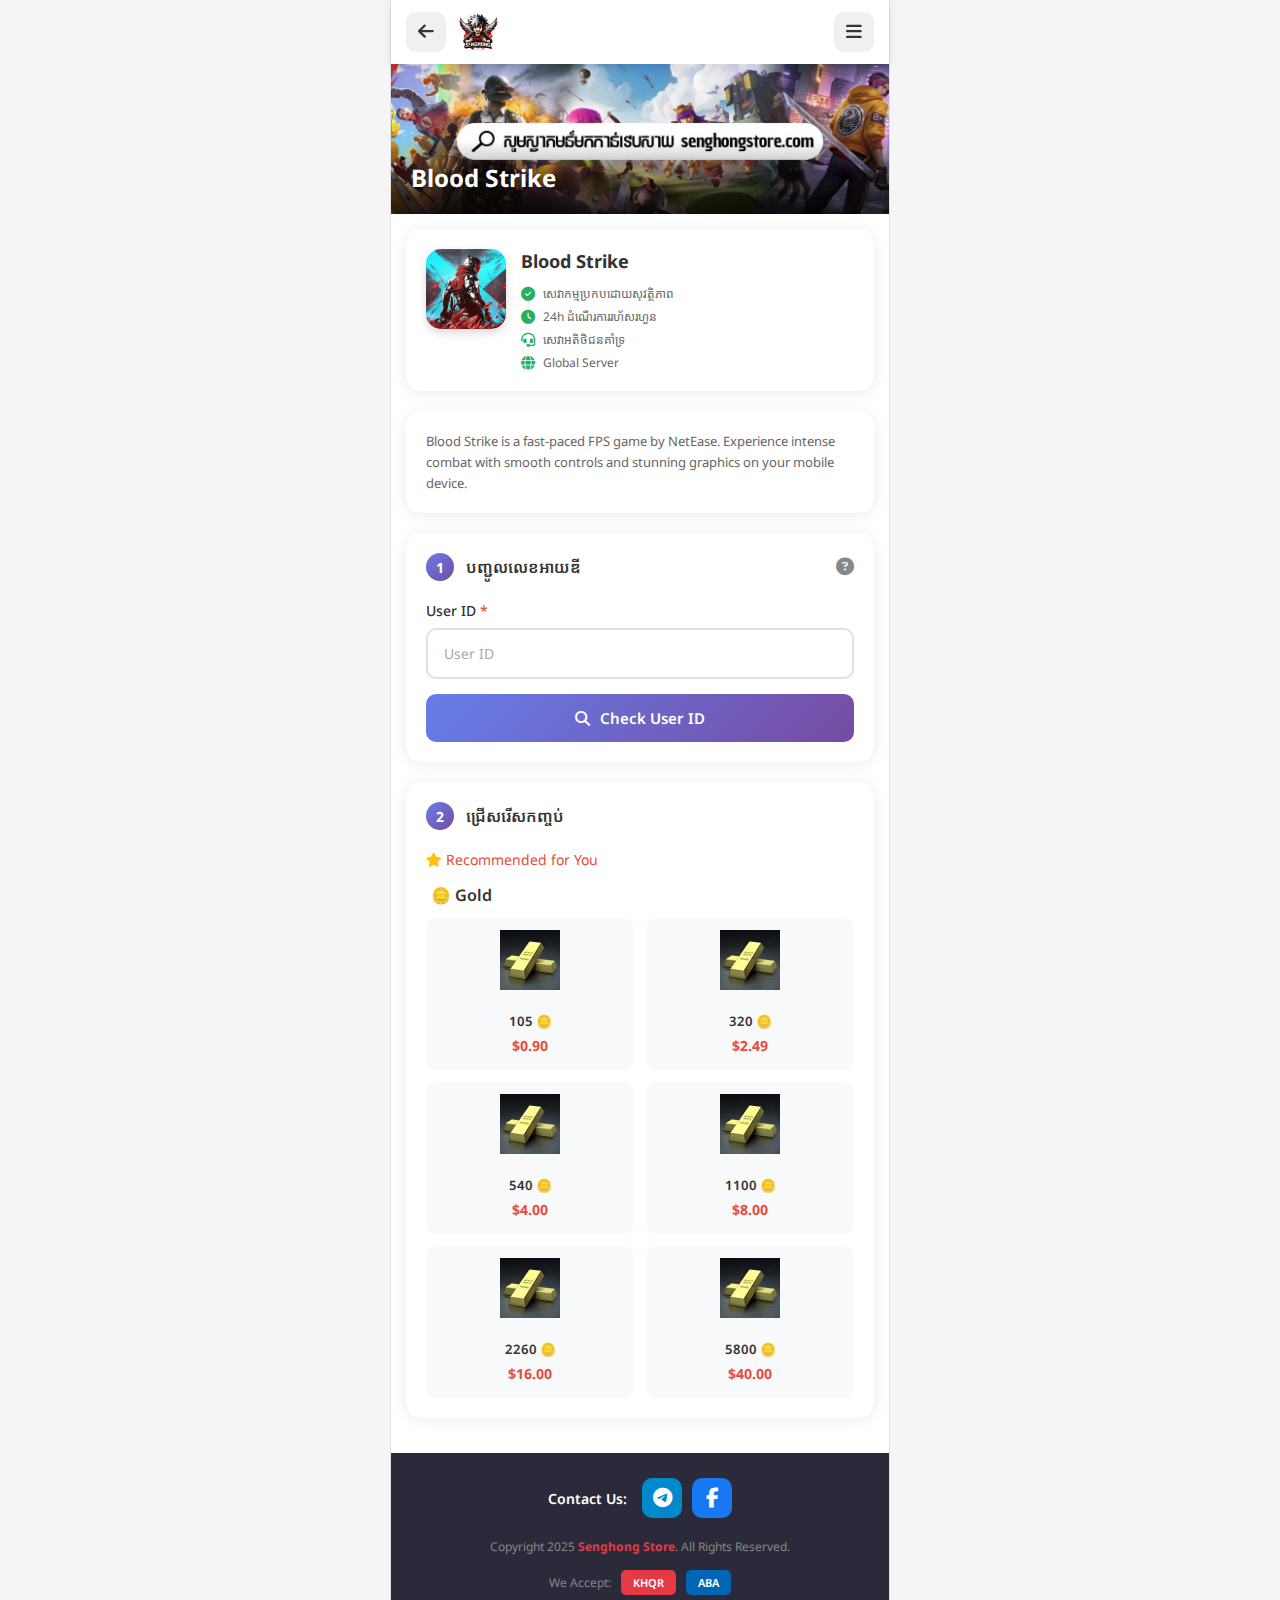
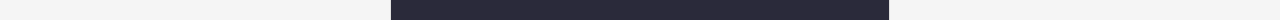
<file: bloodstrike.html>
<!DOCTYPE html>
<html lang="km">

<head>
  <title>Blood Strike - Senghong Store</title>
  <meta property="og:title" content="Blood Strike - Senghong Store" />
  <meta name="viewport" content="width=device-width, initial-scale=1.0" />
  <meta charset="utf-8" />
  <link rel="shortcut icon" href="public/senghong-logo.png" type="image/png" sizes="32x32" />
  <link rel="stylesheet" href="https://fonts.googleapis.com/css2?family=Noto+Sans+Khmer:wght@100;200;300;400;500;600;700;800;900&display=swap" />
  <link rel="stylesheet" href="https://fonts.googleapis.com/css2?family=Inter:wght@100;200;300;400;500;600;700;800;900&display=swap" />
  <link rel="stylesheet" href="https://cdnjs.cloudflare.com/ajax/libs/font-awesome/6.4.0/css/all.min.css" />
  <link rel="stylesheet" href="./product.css" />
</head>

<body>
  <div class="page-container">
    <header class="header">
      <div class="header-left">
        <a href="index.html" class="back-btn"><i class="fas fa-arrow-left"></i></a>
        <img alt="Senghong Store Logo" src="./public/senghong-logo.png" class="logo" />
      </div>
      <div class="header-right">
        <button class="icon-btn menu-btn" onclick="toggleMenu()"><i class="fas fa-bars"></i></button>
      </div>
    </header>

    <div class="side-menu" id="sideMenu">
      <div class="menu-header">
        <img src="public/senghong-logo.png" alt="Logo" class="menu-logo" />
        <span class="menu-title">Senghong Store</span>
        <button class="close-menu" onclick="toggleMenu()"><i class="fas fa-times"></i></button>
      </div>
      <nav class="menu-nav">
        <a href="index.html" class="menu-item"><i class="fas fa-home"></i> Home</a>
        <a href="bloodstrike.html" class="menu-item active"><i class="fas fa-gamepad"></i> Blood Strike</a>
        <a href="terms.html" class="menu-item"><i class="fas fa-file-alt"></i> Terms & Conditions</a>
        <a href="https://t.me/An_Senghong" target="_blank" class="menu-item"><i class="fab fa-telegram"></i> Telegram</a>
      </nav>
      <div class="menu-footer"><p>Version 1.0</p></div>
    </div>
    <div class="menu-overlay" id="menuOverlay" onclick="toggleMenu()"></div>

    <section class="product-banner">
      <img src="public/banner1.jpg" alt="Blood Strike Banner" class="banner-image" />
      <div class="banner-overlay"><h1 class="banner-title">Blood Strike</h1></div>
    </section>

    <main class="main-content">
      <div class="game-info-card">
        <div class="game-icon-wrapper">
          <img src="public/blood-strike.jpg" alt="Blood Strike" class="game-icon" />
        </div>
        <div class="game-details">
          <h2 class="game-name">Blood Strike</h2>
          <div class="game-features">
            <div class="feature-item"><i class="fas fa-check-circle"></i><span>សេវាកម្មប្រកបដោយសុវត្ថិភាព</span></div>
            <div class="feature-item"><i class="fas fa-clock"></i><span>24h ដំណើរការរហ័សរហួន</span></div>
            <div class="feature-item"><i class="fas fa-headset"></i><span>សេវាអតិថិជនគាំទ្រ</span></div>
            <div class="feature-item"><i class="fas fa-globe"></i><span>Global Server</span></div>
          </div>
        </div>
      </div>

      <div class="game-description">
        <p>Blood Strike is a fast-paced FPS game by NetEase. Experience intense combat with smooth controls and stunning graphics on your mobile device.</p>
      </div>

      <div class="verification-section">
        <div class="section-header-box">
          <span class="step-number">1</span>
          <h3>បញ្ជូលលេខអាយឌី</h3>
          <button class="info-btn" onclick="showIdInfo()"><i class="fas fa-question-circle"></i></button>
        </div>
        <div class="form-group">
          <label for="userId">User ID <span class="required">*</span></label>
          <input type="text" id="userId" placeholder="User ID" class="form-input" />
        </div>
        <button class="check-btn" onclick="checkUserId()"><i class="fas fa-search"></i> Check User ID</button>
        <div class="verification-result" id="verificationResult" style="display: none;">
          <div class="result-content">
            <div class="result-icon" id="resultIcon"><i class="fas fa-check-circle"></i></div>
            <div class="result-info">
              <span class="result-label">Username:</span>
              <span class="result-value" id="resultUsername">-</span>
            </div>
          </div>
        </div>
        <div class="error-message" id="errorMessage" style="display: none;">
          <i class="fas fa-exclamation-triangle"></i>
          <span id="errorText">Error message here</span>
        </div>
      </div>

      <div class="products-section">
        <div class="section-header-box">
          <span class="step-number">2</span>
          <h3>ជ្រើសរើសកញ្ចប់</h3>
        </div>
        <p class="section-subtitle"><i class="fas fa-star" style="color: #ffc107;"></i> Recommended for You</p>

        <h4 class="category-title">🪙 Gold</h4>
        <div class="products-grid">
          <div class="product-card" onclick="selectProduct('105 Gold', 0.90, '105')">
            <div class="product-image"><img src="attached_assets/IMG_3767_1765711176793.PNG" alt="Gold" /></div>
            <div class="product-info"><span class="product-name">105 🪙</span><span class="product-price">$0.90</span></div>
          </div>
          <div class="product-card" onclick="selectProduct('320 Gold', 2.49, '320')">
            <div class="product-image"><img src="attached_assets/IMG_3767_1765711176793.PNG" alt="Gold" /></div>
            <div class="product-info"><span class="product-name">320 🪙</span><span class="product-price">$2.49</span></div>
          </div>
          <div class="product-card" onclick="selectProduct('540 Gold', 4.00, '540')">
            <div class="product-image"><img src="attached_assets/IMG_3767_1765711176793.PNG" alt="Gold" /></div>
            <div class="product-info"><span class="product-name">540 🪙</span><span class="product-price">$4.00</span></div>
          </div>
          <div class="product-card" onclick="selectProduct('1100 Gold', 8.00, '1100')">
            <div class="product-image"><img src="attached_assets/IMG_3767_1765711176793.PNG" alt="Gold" /></div>
            <div class="product-info"><span class="product-name">1100 🪙</span><span class="product-price">$8.00</span></div>
          </div>
          <div class="product-card" onclick="selectProduct('2260 Gold', 16.00, '2260')">
            <div class="product-image"><img src="attached_assets/IMG_3767_1765711176793.PNG" alt="Gold" /></div>
            <div class="product-info"><span class="product-name">2260 🪙</span><span class="product-price">$16.00</span></div>
          </div>
          <div class="product-card" onclick="selectProduct('5800 Gold', 40.00, '5800')">
            <div class="product-image"><img src="attached_assets/IMG_3767_1765711176793.PNG" alt="Gold" /></div>
            <div class="product-info"><span class="product-name">5800 🪙</span><span class="product-price">$40.00</span></div>
          </div>
        </div>
      </div>
    </main>

    <footer class="footer">
      <div class="footer-top">
        <div class="contact-section">
          <span class="contact-label">Contact Us:</span>
          <div class="contact-buttons">
            <a href="https://t.me/An_Senghong" target="_blank" class="contact-btn telegram"><i class="fab fa-telegram"></i></a>
            <a href="https://www.facebook.com/share/1ZNJiurunr/?mibextid=wwXIfr" target="_blank" class="contact-btn facebook"><i class="fab fa-facebook-f"></i></a>
          </div>
        </div>
        <p class="copyright">Copyright 2025 <strong>Senghong Store</strong>. All Rights Reserved.</p>
        <div class="payment-methods">
          <span>We Accept:</span>
          <span class="payment-badge khqr">KHQR</span>
          <span class="payment-badge aba">ABA</span>
        </div>
      </div>
    </footer>

    <div class="payment-modal" id="paymentModal">
      <div class="payment-modal-content">
        <div class="modal-header">
          <h3>ការទូទាត់</h3>
          <button class="close-modal" onclick="closePaymentModal()"><i class="fas fa-times"></i></button>
        </div>
        <div class="modal-body" id="modalBody">
          <div class="order-summary">
            <div class="order-row"><span class="order-label">Game:</span><span class="order-value" id="orderGame">Blood Strike</span></div>
            <div class="order-row"><span class="order-label">User ID:</span><span class="order-value" id="orderUserId">-</span></div>
            <div class="order-row"><span class="order-label">Product:</span><span class="order-value" id="orderProduct">-</span></div>
            <div class="order-row"><span class="order-label">Total:</span><span class="order-value total" id="orderTotal">$0.00</span></div>
          </div>
          <button class="pay-now-btn" onclick="processPayment()"><i class="fas fa-qrcode"></i> បង្កើត QR Code</button>
        </div>
      </div>
    </div>
  </div>

  <script src="game-payment.js"></script>
  <script>
    const API_BASE = 'https://v1.camrapidx.com/validate_user/';
    const GAME_NAME = 'Blood Strike';
    let verifiedUser = null;
    let selectedProduct = null;
    let paymentTimer = null;
    let timeLeft = 900;

    function toggleMenu() {
      const sideMenu = document.getElementById('sideMenu');
      const menuOverlay = document.getElementById('menuOverlay');
      sideMenu.classList.toggle('open');
      menuOverlay.classList.toggle('open');
      document.body.style.overflow = sideMenu.classList.contains('open') ? 'hidden' : '';
    }

    function showIdInfo() {
      alert('របៀបស្វែងរកលេខ User ID:\n\n1. បើកហ្គេម Blood Strike\n2. ចុចលើរូបភាព Profile របស់អ្នក\n3. លេខ ID នឹងបង្ហាញនៅក្រោមឈ្មោះអ្នក');
    }

    async function checkUserId() {
      const userId = document.getElementById('userId').value.trim();
      const resultDiv = document.getElementById('verificationResult');
      const errorDiv = document.getElementById('errorMessage');
      resultDiv.style.display = 'none';
      errorDiv.style.display = 'none';
      verifiedUser = null;
      if (!userId) { showError('សូមបញ្ចូល User ID'); return; }
      const checkBtn = document.querySelector('.check-btn');
      checkBtn.innerHTML = '<i class="fas fa-spinner fa-spin"></i> Checking...';
      checkBtn.disabled = true;
      try {
        const response = await fetch(`${API_BASE}BloodStrick_Global.php?UserID=${encodeURIComponent(userId)}`);
        const data = await response.json();
        if (data.status === 'APPROVED') {
          verifiedUser = { userId: userId, username: data.username };
          showResult(data);
        } else {
          showError(data.message || 'រកមិនឃើញ User ID។ សូមពិនិត្យម្តងទៀត។');
        }
      } catch (error) {
        showError('មានបញ្ហាក្នុងការភ្ជាប់ទៅម៉ាស៊ីនមេ។ សូមព្យាយាមម្តងទៀត។');
      } finally {
        checkBtn.innerHTML = '<i class="fas fa-search"></i> Check User ID';
        checkBtn.disabled = false;
      }
    }

    function showResult(data) {
      const resultDiv = document.getElementById('verificationResult');
      document.getElementById('resultUsername').textContent = data.username || '-';
      resultDiv.style.display = 'block';
      resultDiv.className = 'verification-result success';
    }

    function showError(message) {
      const errorDiv = document.getElementById('errorMessage');
      document.getElementById('errorText').textContent = message;
      errorDiv.style.display = 'flex';
    }

    function selectProduct(name, price, code) {
      if (!verifiedUser) { alert('សូមបញ្ចូល និងផ្ទៀងផ្ទាត់ User ID មុនសិន'); return; }
      selectedProduct = { name, price, code };
      document.querySelectorAll('.product-card').forEach(c => c.classList.remove('selected'));
      event.currentTarget.classList.add('selected');
      showPaymentModal();
    }

    function showPaymentModal() {
      document.getElementById('orderGame').textContent = GAME_NAME;
      document.getElementById('orderUserId').textContent = verifiedUser.userId;
      document.getElementById('orderProduct').textContent = selectedProduct.name;
      document.getElementById('orderTotal').textContent = '$' + selectedProduct.price.toFixed(2);
      document.getElementById('paymentModal').classList.add('show');
      document.body.style.overflow = 'hidden';
    }

    function closePaymentModal() {
      document.getElementById('paymentModal').classList.remove('show');
      document.body.style.overflow = '';
      GamePayment.stopPaymentCheck();
      if (paymentTimer) { clearInterval(paymentTimer); paymentTimer = null; }
      resetModalBody();
    }

    function resetModalBody() {
      document.getElementById('modalBody').innerHTML = `
        <div class="order-summary">
          <div class="order-row"><span class="order-label">Game:</span><span class="order-value" id="orderGame">${GAME_NAME}</span></div>
          <div class="order-row"><span class="order-label">User ID:</span><span class="order-value" id="orderUserId">${verifiedUser?.userId || '-'}</span></div>
          <div class="order-row"><span class="order-label">Product:</span><span class="order-value" id="orderProduct">${selectedProduct?.name || '-'}</span></div>
          <div class="order-row"><span class="order-label">Total:</span><span class="order-value total" id="orderTotal">$${selectedProduct?.price?.toFixed(2) || '0.00'}</span></div>
        </div>
        <button class="pay-now-btn" onclick="processPayment()"><i class="fas fa-qrcode"></i> បង្កើត QR Code</button>
      `;
    }

    async function processPayment() {
      const btn = document.querySelector('.pay-now-btn');
      btn.innerHTML = '<i class="fas fa-spinner fa-spin"></i> កំពុងបង្កើត...';
      btn.disabled = true;
      try {
        const orderInfo = { game: GAME_NAME, userId: verifiedUser.userId, nickname: verifiedUser.username, product: selectedProduct.name, productCode: selectedProduct.code, amount: selectedProduct.price.toFixed(2) };
        const transaction = await GamePayment.createPayment(selectedProduct.price, orderInfo);
        showQRCode(transaction);
      } catch (error) {
        alert('មានបញ្ហាក្នុងការបង្កើត QR Code។ សូមព្យាយាមម្តងទៀត។');
        btn.innerHTML = '<i class="fas fa-qrcode"></i> បង្កើត QR Code';
        btn.disabled = false;
      }
    }

    function showQRCode(transaction) {
      timeLeft = 900;
      document.getElementById('modalBody').innerHTML = `
        <div class="qr-section">
          <img src="${transaction.qrUrl}" alt="QR Code" class="qr-image" />
          <div class="timer-section"><i class="fas fa-clock"></i><span id="timerDisplay">${GamePayment.formatTime(timeLeft)}</span></div>
          <div class="checking-status"><i class="fas fa-spinner fa-spin"></i><span>កំពុងរង់ចាំការទូទាត់...</span></div>
        </div>
      `;
      paymentTimer = setInterval(() => {
        timeLeft--;
        document.getElementById('timerDisplay').textContent = GamePayment.formatTime(timeLeft);
        if (timeLeft <= 0) { clearInterval(paymentTimer); closePaymentModal(); alert('QR Code បានផុតកំណត់។ សូមព្យាយាមម្តងទៀត។'); }
      }, 1000);
      GamePayment.startPaymentCheck((result) => { clearInterval(paymentTimer); showPaymentSuccess(); }, (error) => { console.error('Payment check error:', error); });
    }

    function showPaymentSuccess() {
      const orderInfo = GamePayment.currentTransaction?.orderInfo || {
        game: GAME_NAME,
        userId: verifiedUser?.userId || '-',
        product: selectedProduct?.name || '-',
        amount: selectedProduct?.price?.toFixed(2) || '0.00'
      };
      document.getElementById('modalBody').innerHTML = GamePayment.getSuccessPageHTML(orderInfo);
      setTimeout(() => { closePaymentModal(); document.querySelectorAll('.product-card').forEach(c => c.classList.remove('selected')); selectedProduct = null; }, 8000);
    }
  </script>
</body>
</html>
</file>
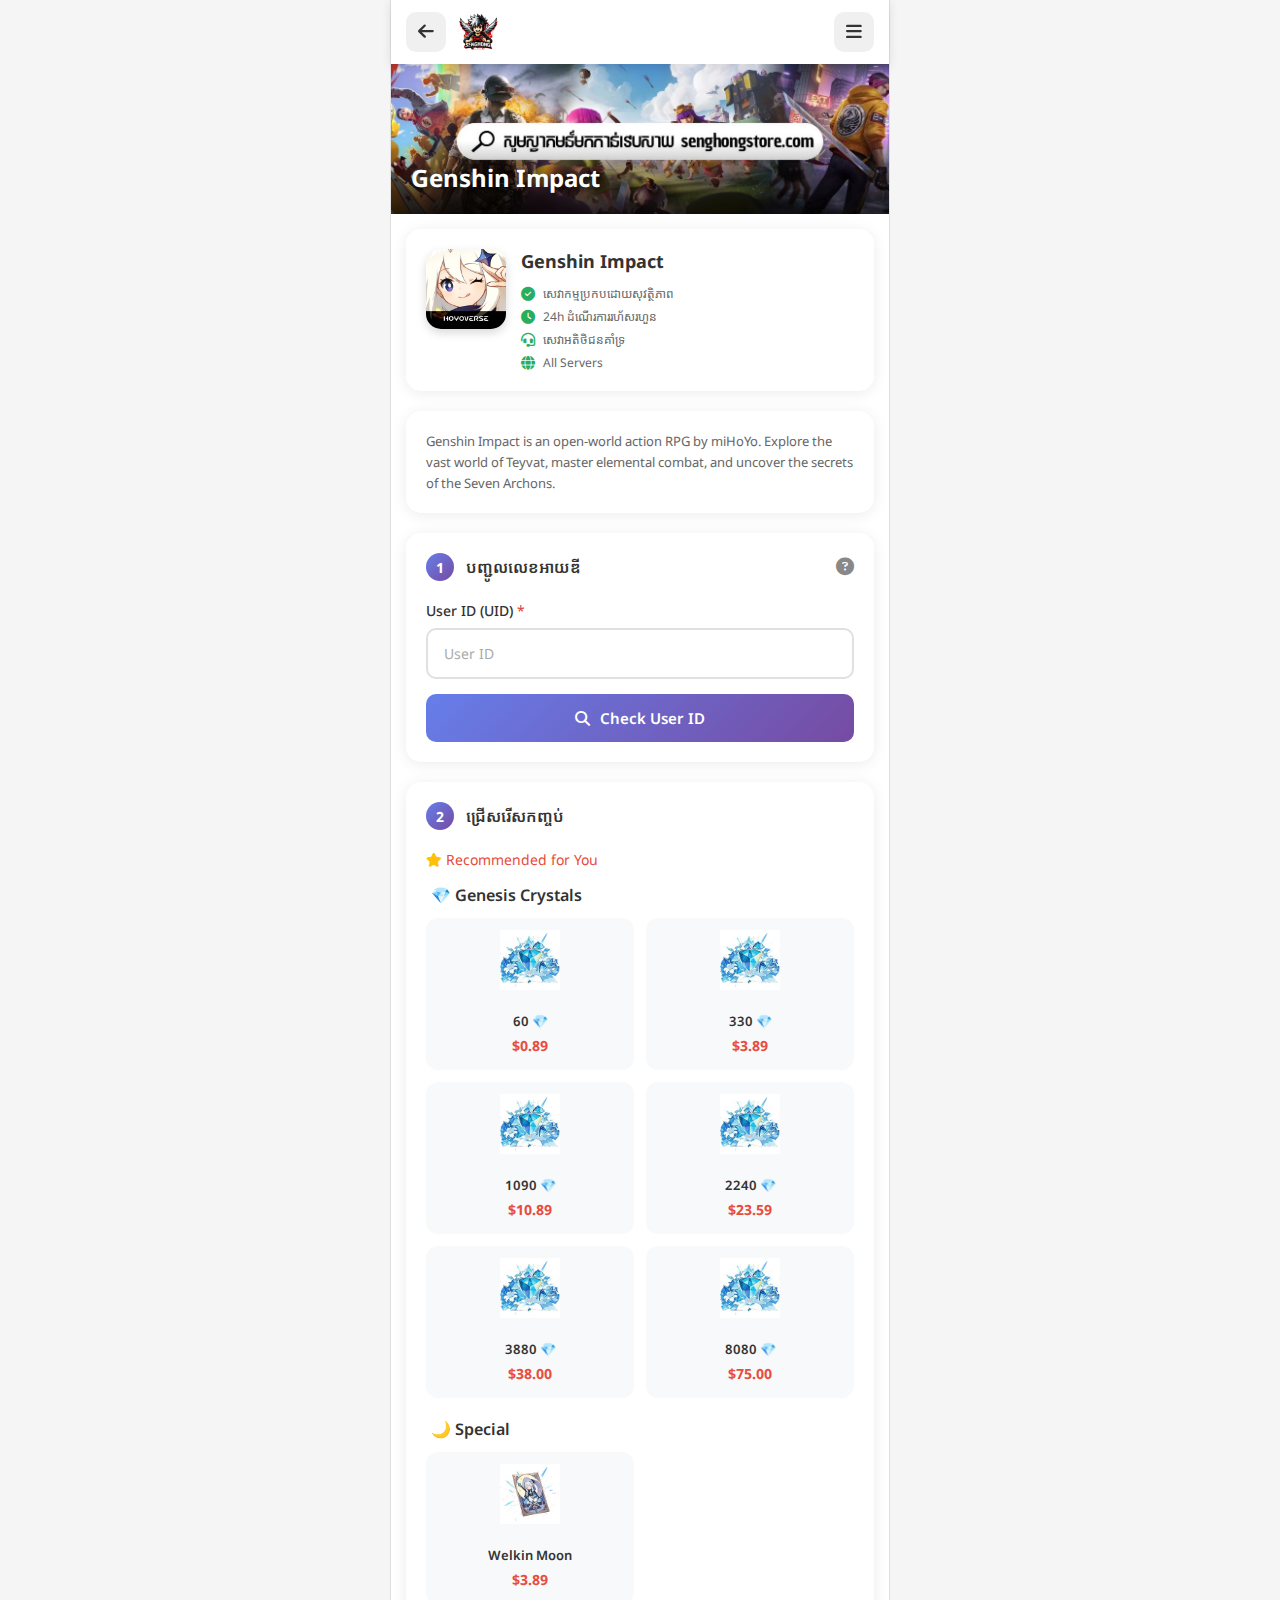
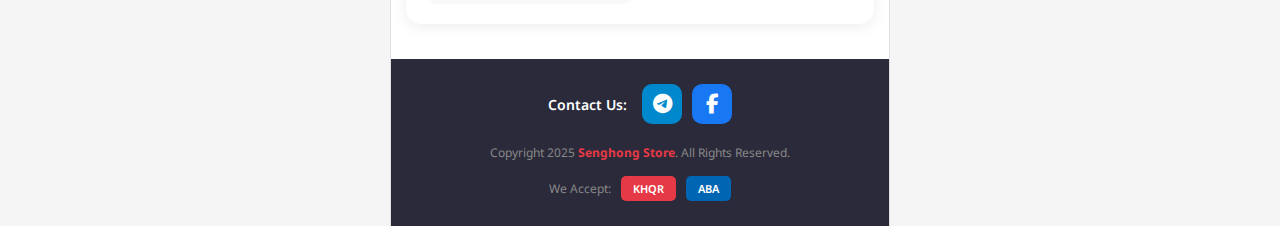
<file: genshin.html>
<!DOCTYPE html>
<html lang="km">

<head>
  <title>Genshin Impact - Senghong Store</title>
  <meta property="og:title" content="Genshin Impact - Senghong Store" />
  <meta name="viewport" content="width=device-width, initial-scale=1.0" />
  <meta charset="utf-8" />
  <link rel="shortcut icon" href="public/senghong-logo.png" type="image/png" sizes="32x32" />
  <link rel="stylesheet" href="https://fonts.googleapis.com/css2?family=Noto+Sans+Khmer:wght@100;200;300;400;500;600;700;800;900&display=swap" />
  <link rel="stylesheet" href="https://fonts.googleapis.com/css2?family=Inter:wght@100;200;300;400;500;600;700;800;900&display=swap" />
  <link rel="stylesheet" href="https://cdnjs.cloudflare.com/ajax/libs/font-awesome/6.4.0/css/all.min.css" />
  <link rel="stylesheet" href="./product.css" />
</head>

<body>
  <div class="page-container">
    <header class="header">
      <div class="header-left">
        <a href="index.html" class="back-btn">
          <i class="fas fa-arrow-left"></i>
        </a>
        <img alt="Senghong Store Logo" src="./public/senghong-logo.png" class="logo" />
      </div>
      <div class="header-right">
        <button class="icon-btn menu-btn" onclick="toggleMenu()">
          <i class="fas fa-bars"></i>
        </button>
      </div>
    </header>

    <div class="side-menu" id="sideMenu">
      <div class="menu-header">
        <img src="public/senghong-logo.png" alt="Logo" class="menu-logo" />
        <span class="menu-title">Senghong Store</span>
        <button class="close-menu" onclick="toggleMenu()"><i class="fas fa-times"></i></button>
      </div>
      <nav class="menu-nav">
        <a href="index.html" class="menu-item"><i class="fas fa-home"></i> Home</a>
        <a href="genshin.html" class="menu-item active"><i class="fas fa-gamepad"></i> Genshin Impact</a>
        <a href="terms.html" class="menu-item"><i class="fas fa-file-alt"></i> Terms & Conditions</a>
        <a href="https://t.me/An_Senghong" target="_blank" class="menu-item"><i class="fab fa-telegram"></i> Telegram</a>
      </nav>
      <div class="menu-footer">
        <p>Version 1.0</p>
      </div>
    </div>
    <div class="menu-overlay" id="menuOverlay" onclick="toggleMenu()"></div>

    <section class="product-banner">
      <img src="public/banner1.jpg" alt="Genshin Impact Banner" class="banner-image" />
      <div class="banner-overlay">
        <h1 class="banner-title">Genshin Impact</h1>
      </div>
    </section>

    <main class="main-content">
      <div class="game-info-card">
        <div class="game-icon-wrapper">
          <img src="public/genshin-impact.jpg" alt="Genshin Impact" class="game-icon" />
        </div>
        <div class="game-details">
          <h2 class="game-name">Genshin Impact</h2>
          <div class="game-features">
            <div class="feature-item">
              <i class="fas fa-check-circle"></i>
              <span>សេវាកម្មប្រកបដោយសុវត្ថិភាព</span>
            </div>
            <div class="feature-item">
              <i class="fas fa-clock"></i>
              <span>24h ដំណើរការរហ័សរហួន</span>
            </div>
            <div class="feature-item">
              <i class="fas fa-headset"></i>
              <span>សេវាអតិថិជនគាំទ្រ</span>
            </div>
            <div class="feature-item">
              <i class="fas fa-globe"></i>
              <span>All Servers</span>
            </div>
          </div>
        </div>
      </div>

      <div class="game-description">
        <p>Genshin Impact is an open-world action RPG by miHoYo. Explore the vast world of Teyvat, master elemental combat, and uncover the secrets of the Seven Archons.</p>
      </div>

      <div class="verification-section">
        <div class="section-header-box">
          <span class="step-number">1</span>
          <h3>បញ្ជូលលេខអាយឌី</h3>
          <button class="info-btn" onclick="showIdInfo()">
            <i class="fas fa-question-circle"></i>
          </button>
        </div>

        <div class="form-group">
          <label for="userId">User ID (UID) <span class="required">*</span></label>
          <input type="text" id="userId" placeholder="User ID" class="form-input" />
        </div>

        <button class="check-btn" onclick="checkUserId()">
          <i class="fas fa-search"></i>
          Check User ID
        </button>

        <div class="verification-result" id="verificationResult" style="display: none;">
          <div class="result-content">
            <div class="result-icon" id="resultIcon">
              <i class="fas fa-check-circle"></i>
            </div>
            <div class="result-info">
              <span class="result-label">Username:</span>
              <span class="result-value" id="resultUsername">-</span>
            </div>
          </div>
        </div>

        <div class="error-message" id="errorMessage" style="display: none;">
          <i class="fas fa-exclamation-triangle"></i>
          <span id="errorText">Error message here</span>
        </div>
      </div>

      <div class="products-section">
        <div class="section-header-box">
          <span class="step-number">2</span>
          <h3>ជ្រើសរើសកញ្ចប់</h3>
        </div>
        <p class="section-subtitle"><i class="fas fa-star" style="color: #ffc107;"></i> Recommended for You</p>

        <h4 class="category-title">💎 Genesis Crystals</h4>
        <div class="products-grid">
          <div class="product-card" onclick="selectProduct('60 Genesis Crystals', 0.89, '60')">
            <div class="product-image">
              <img src="attached_assets/IMG_3765_1765711374791.WEBP" alt="Genesis Crystals" />
            </div>
            <div class="product-info">
              <span class="product-name">60 💎</span>
              <span class="product-price">$0.89</span>
            </div>
          </div>
          <div class="product-card" onclick="selectProduct('330 Genesis Crystals', 3.89, '330')">
            <div class="product-image">
              <img src="attached_assets/IMG_3765_1765711374791.WEBP" alt="Genesis Crystals" />
            </div>
            <div class="product-info">
              <span class="product-name">330 💎</span>
              <span class="product-price">$3.89</span>
            </div>
          </div>
          <div class="product-card" onclick="selectProduct('1090 Genesis Crystals', 10.89, '1090')">
            <div class="product-image">
              <img src="attached_assets/IMG_3765_1765711374791.WEBP" alt="Genesis Crystals" />
            </div>
            <div class="product-info">
              <span class="product-name">1090 💎</span>
              <span class="product-price">$10.89</span>
            </div>
          </div>
          <div class="product-card" onclick="selectProduct('2240 Genesis Crystals', 23.59, '2240')">
            <div class="product-image">
              <img src="attached_assets/IMG_3765_1765711374791.WEBP" alt="Genesis Crystals" />
            </div>
            <div class="product-info">
              <span class="product-name">2240 💎</span>
              <span class="product-price">$23.59</span>
            </div>
          </div>
          <div class="product-card" onclick="selectProduct('3880 Genesis Crystals', 38.00, '3880')">
            <div class="product-image">
              <img src="attached_assets/IMG_3765_1765711374791.WEBP" alt="Genesis Crystals" />
            </div>
            <div class="product-info">
              <span class="product-name">3880 💎</span>
              <span class="product-price">$38.00</span>
            </div>
          </div>
          <div class="product-card" onclick="selectProduct('8080 Genesis Crystals', 75.00, '8080')">
            <div class="product-image">
              <img src="attached_assets/IMG_3765_1765711374791.WEBP" alt="Genesis Crystals" />
            </div>
            <div class="product-info">
              <span class="product-name">8080 💎</span>
              <span class="product-price">$75.00</span>
            </div>
          </div>
        </div>

        <h4 class="category-title">🌙 Special</h4>
        <div class="products-grid">
          <div class="product-card" onclick="selectProduct('Blessing of Welkin Moon', 3.89, 'Welkin')">
            <div class="product-image">
              <img src="attached_assets/IMG_3766_1765711381056.WEBP" alt="Welkin Moon" />
            </div>
            <div class="product-info">
              <span class="product-name">Welkin Moon</span>
              <span class="product-price">$3.89</span>
            </div>
          </div>
        </div>
      </div>
    </main>

    <footer class="footer">
      <div class="footer-top">
        <div class="contact-section">
          <span class="contact-label">Contact Us:</span>
          <div class="contact-buttons">
            <a href="https://t.me/An_Senghong" target="_blank" class="contact-btn telegram">
              <i class="fab fa-telegram"></i>
            </a>
            <a href="https://www.facebook.com/share/1ZNJiurunr/?mibextid=wwXIfr" target="_blank" class="contact-btn facebook">
              <i class="fab fa-facebook-f"></i>
            </a>
          </div>
        </div>
        <p class="copyright">Copyright 2025 <strong>Senghong Store</strong>. All Rights Reserved.</p>
        <div class="payment-methods">
          <span>We Accept:</span>
          <span class="payment-badge khqr">KHQR</span>
          <span class="payment-badge aba">ABA</span>
        </div>
      </div>
    </footer>

    <!-- Payment Modal -->
    <div class="payment-modal" id="paymentModal">
      <div class="payment-modal-content">
        <div class="modal-header">
          <h3>ការទូទាត់</h3>
          <button class="close-modal" onclick="closePaymentModal()"><i class="fas fa-times"></i></button>
        </div>
        <div class="modal-body" id="modalBody">
          <div class="order-summary">
            <div class="order-row">
              <span class="order-label">Game:</span>
              <span class="order-value" id="orderGame">Genshin Impact</span>
            </div>
            <div class="order-row">
              <span class="order-label">User ID:</span>
              <span class="order-value" id="orderUserId">-</span>
            </div>
            <div class="order-row">
              <span class="order-label">Product:</span>
              <span class="order-value" id="orderProduct">-</span>
            </div>
            <div class="order-row">
              <span class="order-label">Total:</span>
              <span class="order-value total" id="orderTotal">$0.00</span>
            </div>
          </div>
          <button class="pay-now-btn" onclick="processPayment()">
            <i class="fas fa-qrcode"></i>
            បង្កើត QR Code
          </button>
        </div>
      </div>
    </div>
  </div>

  <script src="game-payment.js"></script>
  <script>
    const API_BASE = 'https://v1.camrapidx.com/validate_user/';
    const GAME_NAME = 'Genshin Impact';
    let verifiedUser = null;
    let selectedProduct = null;
    let paymentTimer = null;
    let timeLeft = 900;

    function toggleMenu() {
      const sideMenu = document.getElementById('sideMenu');
      const menuOverlay = document.getElementById('menuOverlay');
      sideMenu.classList.toggle('open');
      menuOverlay.classList.toggle('open');
      document.body.style.overflow = sideMenu.classList.contains('open') ? 'hidden' : '';
    }

    function showIdInfo() {
      alert('របៀបស្វែងរកលេខ UID:\n\n1. បើកហ្គេម Genshin Impact\n2. ចុចលើ Paimon Menu\n3. UID នឹងបង្ហាញនៅផ្នែកខាងក្រោមស្តាំ');
    }

    async function checkUserId() {
      const userId = document.getElementById('userId').value.trim();
      const resultDiv = document.getElementById('verificationResult');
      const errorDiv = document.getElementById('errorMessage');

      resultDiv.style.display = 'none';
      errorDiv.style.display = 'none';
      verifiedUser = null;

      if (!userId) {
        showError('សូមបញ្ចូល User ID');
        return;
      }

      const checkBtn = document.querySelector('.check-btn');
      checkBtn.innerHTML = '<i class="fas fa-spinner fa-spin"></i> Checking...';
      checkBtn.disabled = true;

      try {
        const response = await fetch(`${API_BASE}Genshin_Impact.php?UserID=${encodeURIComponent(userId)}`);
        const data = await response.json();

        if (data.status === 'APPROVED') {
          verifiedUser = {
            userId: userId,
            username: data.username
          };
          showResult(data);
        } else {
          showError(data.message || 'រកមិនឃើញ User ID។ សូមពិនិត្យម្តងទៀត។');
        }
      } catch (error) {
        showError('មានបញ្ហាក្នុងការភ្ជាប់ទៅម៉ាស៊ីនមេ។ សូមព្យាយាមម្តងទៀត។');
        console.error('API Error:', error);
      } finally {
        checkBtn.innerHTML = '<i class="fas fa-search"></i> Check User ID';
        checkBtn.disabled = false;
      }
    }

    function showResult(data) {
      const resultDiv = document.getElementById('verificationResult');
      document.getElementById('resultUsername').textContent = data.username || '-';
      resultDiv.style.display = 'block';
      resultDiv.className = 'verification-result success';
    }

    function showError(message) {
      const errorDiv = document.getElementById('errorMessage');
      document.getElementById('errorText').textContent = message;
      errorDiv.style.display = 'flex';
    }

    function selectProduct(name, price, code) {
      if (!verifiedUser) {
        alert('សូមបញ្ចូល និងផ្ទៀងផ្ទាត់ User ID មុនសិន');
        return;
      }
      selectedProduct = { name, price, code };
      document.querySelectorAll('.product-card').forEach(c => c.classList.remove('selected'));
      event.currentTarget.classList.add('selected');
      showPaymentModal();
    }

    function showPaymentModal() {
      document.getElementById('orderGame').textContent = GAME_NAME;
      document.getElementById('orderUserId').textContent = verifiedUser.userId;
      document.getElementById('orderProduct').textContent = selectedProduct.name;
      document.getElementById('orderTotal').textContent = '$' + selectedProduct.price.toFixed(2);
      document.getElementById('paymentModal').classList.add('show');
      document.body.style.overflow = 'hidden';
    }

    function closePaymentModal() {
      document.getElementById('paymentModal').classList.remove('show');
      document.body.style.overflow = '';
      GamePayment.stopPaymentCheck();
      if (paymentTimer) {
        clearInterval(paymentTimer);
        paymentTimer = null;
      }
      resetModalBody();
    }

    function resetModalBody() {
      document.getElementById('modalBody').innerHTML = `
        <div class="order-summary">
          <div class="order-row">
            <span class="order-label">Game:</span>
            <span class="order-value" id="orderGame">${GAME_NAME}</span>
          </div>
          <div class="order-row">
            <span class="order-label">User ID:</span>
            <span class="order-value" id="orderUserId">${verifiedUser?.userId || '-'}</span>
          </div>
          <div class="order-row">
            <span class="order-label">Product:</span>
            <span class="order-value" id="orderProduct">${selectedProduct?.name || '-'}</span>
          </div>
          <div class="order-row">
            <span class="order-label">Total:</span>
            <span class="order-value total" id="orderTotal">$${selectedProduct?.price?.toFixed(2) || '0.00'}</span>
          </div>
        </div>
        <button class="pay-now-btn" onclick="processPayment()">
          <i class="fas fa-qrcode"></i>
          បង្កើត QR Code
        </button>
      `;
    }

    async function processPayment() {
      const btn = document.querySelector('.pay-now-btn');
      btn.innerHTML = '<i class="fas fa-spinner fa-spin"></i> កំពុងបង្កើត...';
      btn.disabled = true;

      try {
        const orderInfo = {
          game: GAME_NAME,
          userId: verifiedUser.userId,
          nickname: verifiedUser.username,
          product: selectedProduct.name,
          productCode: selectedProduct.code,
          amount: selectedProduct.price.toFixed(2)
        };

        const transaction = await GamePayment.createPayment(selectedProduct.price, orderInfo);
        showQRCode(transaction);
      } catch (error) {
        alert('មានបញ្ហាក្នុងការបង្កើត QR Code។ សូមព្យាយាមម្តងទៀត។');
        btn.innerHTML = '<i class="fas fa-qrcode"></i> បង្កើត QR Code';
        btn.disabled = false;
      }
    }

    function showQRCode(transaction) {
      timeLeft = 900;
      document.getElementById('modalBody').innerHTML = `
        <div class="qr-section">
          <img src="${transaction.qrUrl}" alt="QR Code" class="qr-image" />
          <div class="timer-section">
            <i class="fas fa-clock"></i>
            <span id="timerDisplay">${GamePayment.formatTime(timeLeft)}</span>
          </div>
          <div class="checking-status">
            <i class="fas fa-spinner fa-spin"></i>
            <span>កំពុងរង់ចាំការទូទាត់...</span>
          </div>
        </div>
      `;

      paymentTimer = setInterval(() => {
        timeLeft--;
        document.getElementById('timerDisplay').textContent = GamePayment.formatTime(timeLeft);
        if (timeLeft <= 0) {
          clearInterval(paymentTimer);
          closePaymentModal();
          alert('QR Code បានផុតកំណត់។ សូមព្យាយាមម្តងទៀត។');
        }
      }, 1000);

      GamePayment.startPaymentCheck(
        (result) => {
          clearInterval(paymentTimer);
          showPaymentSuccess();
        },
        (error) => {
          console.error('Payment check error:', error);
        }
      );
    }

    function showPaymentSuccess() {
      const orderInfo = { game: GAME_NAME, userId: verifiedUser.userId, product: selectedProduct.name, amount: selectedProduct.price.toFixed(2) };
      document.getElementById('modalBody').innerHTML = GamePayment.getSuccessPageHTML(orderInfo);
      setTimeout(() => { closePaymentModal(); document.querySelectorAll('.product-card').forEach(c => c.classList.remove('selected')); selectedProduct = null; }, 8000);
    }
  </script>
</body>

</html>
</file>
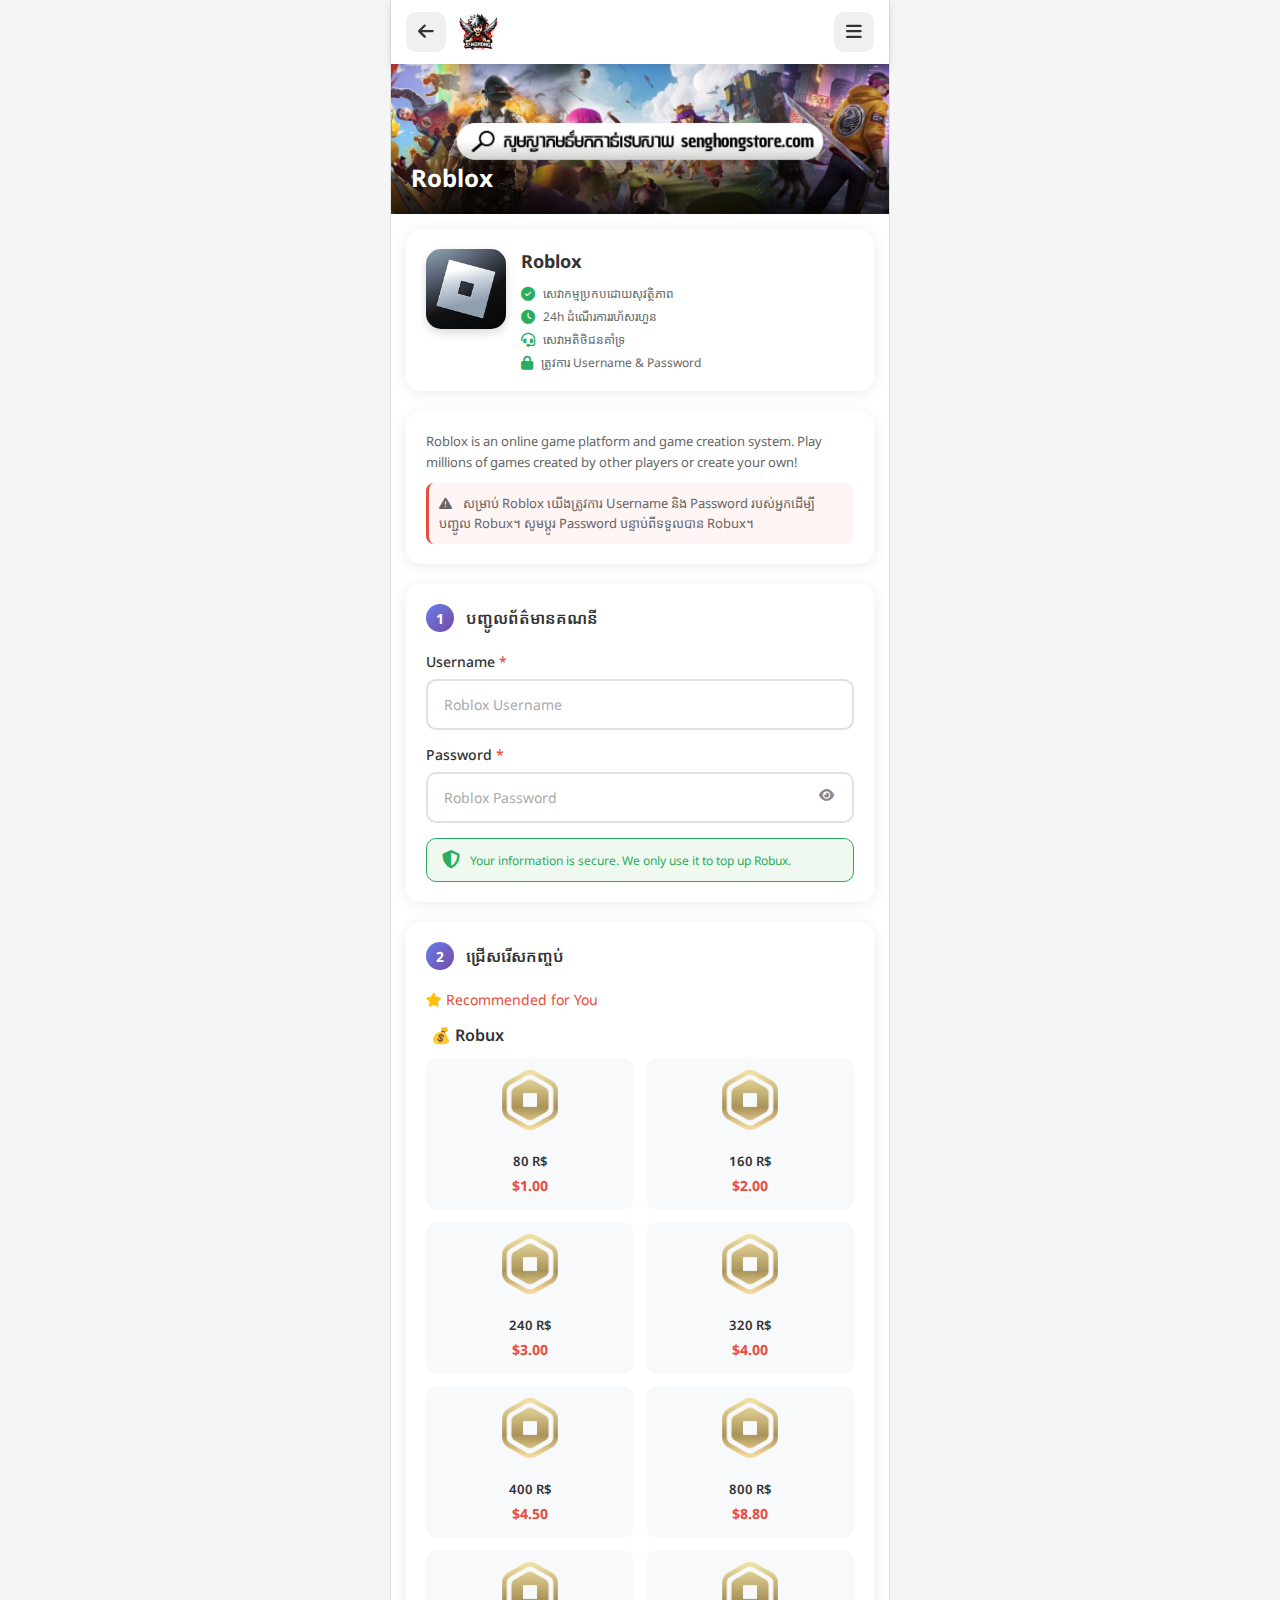
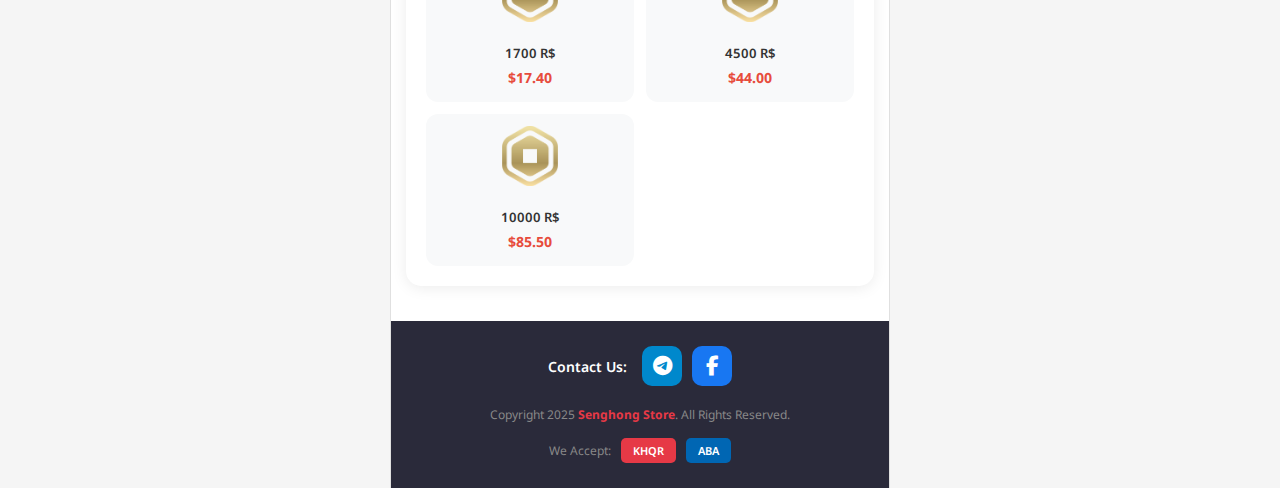
<file: roblox.html>
<!DOCTYPE html>
<html lang="km">

<head>
  <title>Roblox - Senghong Store</title>
  <meta property="og:title" content="Roblox - Senghong Store" />
  <meta name="viewport" content="width=device-width, initial-scale=1.0" />
  <meta charset="utf-8" />
  <link rel="shortcut icon" href="public/senghong-logo.png" type="image/png" sizes="32x32" />
  <link rel="stylesheet" href="https://fonts.googleapis.com/css2?family=Noto+Sans+Khmer:wght@100;200;300;400;500;600;700;800;900&display=swap" />
  <link rel="stylesheet" href="https://fonts.googleapis.com/css2?family=Inter:wght@100;200;300;400;500;600;700;800;900&display=swap" />
  <link rel="stylesheet" href="https://cdnjs.cloudflare.com/ajax/libs/font-awesome/6.4.0/css/all.min.css" />
  <link rel="stylesheet" href="./product.css" />
</head>

<body>
  <div class="page-container">
    <header class="header">
      <div class="header-left">
        <a href="index.html" class="back-btn">
          <i class="fas fa-arrow-left"></i>
        </a>
        <img alt="Senghong Store Logo" src="./public/senghong-logo.png" class="logo" />
      </div>
      <div class="header-right">
        <button class="icon-btn menu-btn" onclick="toggleMenu()">
          <i class="fas fa-bars"></i>
        </button>
      </div>
    </header>

    <div class="side-menu" id="sideMenu">
      <div class="menu-header">
        <img src="public/senghong-logo.png" alt="Logo" class="menu-logo" />
        <span class="menu-title">Senghong Store</span>
        <button class="close-menu" onclick="toggleMenu()"><i class="fas fa-times"></i></button>
      </div>
      <nav class="menu-nav">
        <a href="index.html" class="menu-item"><i class="fas fa-home"></i> Home</a>
        <a href="roblox.html" class="menu-item active"><i class="fas fa-gamepad"></i> Roblox</a>
        <a href="terms.html" class="menu-item"><i class="fas fa-file-alt"></i> Terms & Conditions</a>
        <a href="https://t.me/An_Senghong" target="_blank" class="menu-item"><i class="fab fa-telegram"></i> Telegram</a>
      </nav>
      <div class="menu-footer">
        <p>Version 1.0</p>
      </div>
    </div>
    <div class="menu-overlay" id="menuOverlay" onclick="toggleMenu()"></div>

    <section class="product-banner">
      <img src="public/banner1.jpg" alt="Roblox Banner" class="banner-image" />
      <div class="banner-overlay">
        <h1 class="banner-title">Roblox</h1>
      </div>
    </section>

    <main class="main-content">
      <div class="game-info-card">
        <div class="game-icon-wrapper">
          <img src="public/roblox.jpg" alt="Roblox" class="game-icon" />
        </div>
        <div class="game-details">
          <h2 class="game-name">Roblox</h2>
          <div class="game-features">
            <div class="feature-item">
              <i class="fas fa-check-circle"></i>
              <span>សេវាកម្មប្រកបដោយសុវត្ថិភាព</span>
            </div>
            <div class="feature-item">
              <i class="fas fa-clock"></i>
              <span>24h ដំណើរការរហ័សរហួន</span>
            </div>
            <div class="feature-item">
              <i class="fas fa-headset"></i>
              <span>សេវាអតិថិជនគាំទ្រ</span>
            </div>
            <div class="feature-item">
              <i class="fas fa-lock"></i>
              <span>ត្រូវការ Username & Password</span>
            </div>
          </div>
        </div>
      </div>

      <div class="game-description">
        <p>Roblox is an online game platform and game creation system. Play millions of games created by other players or create your own!</p>
        <p class="warning-text"><i class="fas fa-exclamation-triangle"></i> សម្រាប់ Roblox យើងត្រូវការ Username និង Password របស់អ្នកដើម្បីបញ្ជូល Robux។ សូមប្តូរ Password បន្ទាប់ពីទទួលបាន Robux។</p>
      </div>

      <div class="verification-section">
        <div class="section-header-box">
          <span class="step-number">1</span>
          <h3>បញ្ជូលព័ត៌មានគណនី</h3>
        </div>

        <div class="form-group">
          <label for="username">Username <span class="required">*</span></label>
          <input type="text" id="username" placeholder="Roblox Username" class="form-input" />
        </div>

        <div class="form-group">
          <label for="password">Password <span class="required">*</span></label>
          <input type="password" id="password" placeholder="Roblox Password" class="form-input" />
          <button type="button" class="toggle-password" onclick="togglePassword()">
            <i class="fas fa-eye" id="passwordToggleIcon"></i>
          </button>
        </div>

        <div class="security-notice">
          <i class="fas fa-shield-alt"></i>
          <span>Your information is secure. We only use it to top up Robux.
</span>
        </div>
      </div>

      <div class="products-section">
        <div class="section-header-box">
          <span class="step-number">2</span>
          <h3>ជ្រើសរើសកញ្ចប់</h3>
        </div>
        <p class="section-subtitle"><i class="fas fa-star" style="color: #ffc107;"></i> Recommended for You</p>

        <h4 class="category-title">💰 Robux</h4>
        <div class="products-grid">
          <div class="product-card" onclick="selectProduct('80 Robux', 1.00, '80')">
            <div class="product-image">
              <img src="attached_assets/IMG_1984_1765711928647.PNG" alt="Robux" />
            </div>
            <div class="product-info">
              <span class="product-name">80 R$</span>
              <span class="product-price">$1.00</span>
            </div>
          </div>
          <div class="product-card" onclick="selectProduct('160 Robux', 2.00, '160')">
            <div class="product-image">
              <img src="attached_assets/IMG_1984_1765711928647.PNG" alt="Robux" />
            </div>
            <div class="product-info">
              <span class="product-name">160 R$</span>
              <span class="product-price">$2.00</span>
            </div>
          </div>
          <div class="product-card" onclick="selectProduct('240 Robux', 3.00, '240')">
            <div class="product-image">
              <img src="attached_assets/IMG_1984_1765711928647.PNG" alt="Robux" />
            </div>
            <div class="product-info">
              <span class="product-name">240 R$</span>
              <span class="product-price">$3.00</span>
            </div>
          </div>
          <div class="product-card" onclick="selectProduct('320 Robux', 4.00, '320')">
            <div class="product-image">
              <img src="attached_assets/IMG_1984_1765711928647.PNG" alt="Robux" />
            </div>
            <div class="product-info">
              <span class="product-name">320 R$</span>
              <span class="product-price">$4.00</span>
            </div>
          </div>
          <div class="product-card" onclick="selectProduct('400 Robux', 4.50, '400')">
            <div class="product-image">
              <img src="attached_assets/IMG_1984_1765711928647.PNG" alt="Robux" />
            </div>
            <div class="product-info">
              <span class="product-name">400 R$</span>
              <span class="product-price">$4.50</span>
            </div>
          </div>
          <div class="product-card" onclick="selectProduct('800 Robux', 8.80, '800')">
            <div class="product-image">
              <img src="attached_assets/IMG_1984_1765711928647.PNG" alt="Robux" />
            </div>
            <div class="product-info">
              <span class="product-name">800 R$</span>
              <span class="product-price">$8.80</span>
            </div>
          </div>
          <div class="product-card" onclick="selectProduct('1700 Robux', 17.40, '1700')">
            <div class="product-image">
              <img src="attached_assets/IMG_1984_1765711928647.PNG" alt="Robux" />
            </div>
            <div class="product-info">
              <span class="product-name">1700 R$</span>
              <span class="product-price">$17.40</span>
            </div>
          </div>
          <div class="product-card" onclick="selectProduct('4500 Robux', 44.00, '4500')">
            <div class="product-image">
              <img src="attached_assets/IMG_1984_1765711928647.PNG" alt="Robux" />
            </div>
            <div class="product-info">
              <span class="product-name">4500 R$</span>
              <span class="product-price">$44.00</span>
            </div>
          </div>
          <div class="product-card" onclick="selectProduct('10000 Robux', 85.50, '10000')">
            <div class="product-image">
              <img src="attached_assets/IMG_1984_1765711928647.PNG" alt="Robux" />
            </div>
            <div class="product-info">
              <span class="product-name">10000 R$</span>
              <span class="product-price">$85.50</span>
            </div>
          </div>
        </div>
      </div>
    </main>

    <footer class="footer">
      <div class="footer-top">
        <div class="contact-section">
          <span class="contact-label">Contact Us:</span>
          <div class="contact-buttons">
            <a href="https://t.me/An_Senghong" target="_blank" class="contact-btn telegram">
              <i class="fab fa-telegram"></i>
            </a>
            <a href="https://www.facebook.com/share/1ZNJiurunr/?mibextid=wwXIfr" target="_blank" class="contact-btn facebook">
              <i class="fab fa-facebook-f"></i>
            </a>
          </div>
        </div>
        <p class="copyright">Copyright 2025 <strong>Senghong Store</strong>. All Rights Reserved.</p>
        <div class="payment-methods">
          <span>We Accept:</span>
          <span class="payment-badge khqr">KHQR</span>
          <span class="payment-badge aba">ABA</span>
        </div>
      </div>
    </footer>

    <!-- Payment Modal -->
    <div class="payment-modal" id="paymentModal">
      <div class="payment-modal-content">
        <div class="modal-header">
          <h3>ការទូទាត់</h3>
          <button class="close-modal" onclick="closePaymentModal()"><i class="fas fa-times"></i></button>
        </div>
        <div class="modal-body" id="modalBody">
          <div class="order-summary">
            <div class="order-row"><span class="order-label">Game:</span><span class="order-value" id="orderGame">Roblox</span></div>
            <div class="order-row"><span class="order-label">Username:</span><span class="order-value" id="orderUsername">-</span></div>
            <div class="order-row"><span class="order-label">Product:</span><span class="order-value" id="orderProduct">-</span></div>
            <div class="order-row"><span class="order-label">Total:</span><span class="order-value total" id="orderTotal">$0.00</span></div>
          </div>
          <button class="pay-now-btn" onclick="processPayment()"><i class="fas fa-qrcode"></i> បង្កើត QR Code</button>
        </div>
      </div>
    </div>
  </div>

  <script src="game-payment.js"></script>
  <script>
    const GAME_NAME = 'Roblox';
    let userInfo = null;
    let selectedProduct = null;
    let paymentTimer = null;
    let timeLeft = 900;

    function toggleMenu() {
      const sideMenu = document.getElementById('sideMenu');
      const menuOverlay = document.getElementById('menuOverlay');
      sideMenu.classList.toggle('open');
      menuOverlay.classList.toggle('open');
      document.body.style.overflow = sideMenu.classList.contains('open') ? 'hidden' : '';
    }

    function togglePassword() {
      const passwordInput = document.getElementById('password');
      const toggleIcon = document.getElementById('passwordToggleIcon');
      if (passwordInput.type === 'password') {
        passwordInput.type = 'text';
        toggleIcon.className = 'fas fa-eye-slash';
      } else {
        passwordInput.type = 'password';
        toggleIcon.className = 'fas fa-eye';
      }
    }

    function validateForm() {
      const username = document.getElementById('username').value.trim();
      const password = document.getElementById('password').value.trim();
      if (!username || !password) { alert('សូមបញ្ចូល Username និង Password'); return false; }
      userInfo = { username: username, password: password };
      return true;
    }

    function selectProduct(name, price, code) {
      if (!validateForm()) return;
      selectedProduct = { name, price, code };
      document.querySelectorAll('.product-card').forEach(c => c.classList.remove('selected'));
      event.currentTarget.classList.add('selected');
      showPaymentModal();
    }

    function showPaymentModal() {
      document.getElementById('orderGame').textContent = GAME_NAME;
      document.getElementById('orderUsername').textContent = userInfo.username;
      document.getElementById('orderProduct').textContent = selectedProduct.name;
      document.getElementById('orderTotal').textContent = '$' + selectedProduct.price.toFixed(2);
      document.getElementById('paymentModal').classList.add('show');
      document.body.style.overflow = 'hidden';
    }

    function closePaymentModal() {
      document.getElementById('paymentModal').classList.remove('show');
      document.body.style.overflow = '';
      GamePayment.stopPaymentCheck();
      if (paymentTimer) { clearInterval(paymentTimer); paymentTimer = null; }
      resetModalBody();
    }

    function resetModalBody() {
      document.getElementById('modalBody').innerHTML = `
        <div class="order-summary">
          <div class="order-row"><span class="order-label">Game:</span><span class="order-value" id="orderGame">${GAME_NAME}</span></div>
          <div class="order-row"><span class="order-label">Username:</span><span class="order-value" id="orderUsername">${userInfo?.username || '-'}</span></div>
          <div class="order-row"><span class="order-label">Product:</span><span class="order-value" id="orderProduct">${selectedProduct?.name || '-'}</span></div>
          <div class="order-row"><span class="order-label">Total:</span><span class="order-value total" id="orderTotal">$${selectedProduct?.price?.toFixed(2) || '0.00'}</span></div>
        </div>
        <button class="pay-now-btn" onclick="processPayment()"><i class="fas fa-qrcode"></i> បង្កើត QR Code</button>
      `;
    }

    async function processPayment() {
      const btn = document.querySelector('.pay-now-btn');
      btn.innerHTML = '<i class="fas fa-spinner fa-spin"></i> កំពុងបង្កើត...';
      btn.disabled = true;
      try {
        const orderInfo = { game: GAME_NAME, username: userInfo.username, password: userInfo.password, product: selectedProduct.name, productCode: selectedProduct.code, amount: selectedProduct.price.toFixed(2) };
        const transaction = await GamePayment.createPayment(selectedProduct.price, orderInfo);
        showQRCode(transaction);
      } catch (error) {
        alert('មានបញ្ហាក្នុងការបង្កើត QR Code។ សូមព្យាយាមម្តងទៀត។');
        btn.innerHTML = '<i class="fas fa-qrcode"></i> បង្កើត QR Code';
        btn.disabled = false;
      }
    }

    function showQRCode(transaction) {
      timeLeft = 900;
      document.getElementById('modalBody').innerHTML = `
        <div class="qr-section">
          <img src="${transaction.qrUrl}" alt="QR Code" class="qr-image" />
          <div class="timer-section"><i class="fas fa-clock"></i> <span id="timerDisplay">${GamePayment.formatTime(timeLeft)}</span></div>
          <div class="checking-status"><i class="fas fa-spinner fa-spin"></i> <span>កំពុងរង់ចាំការទូទាត់...</span></div>
        </div>
      `;
      paymentTimer = setInterval(() => {
        timeLeft--;
        document.getElementById('timerDisplay').textContent = GamePayment.formatTime(timeLeft);
        if (timeLeft <= 0) { clearInterval(paymentTimer); closePaymentModal(); alert('QR Code បានផុតកំណត់។ សូមព្យាយាមម្តងទៀត។'); }
      }, 1000);
      GamePayment.startPaymentCheck((result) => { clearInterval(paymentTimer); showPaymentSuccess(); }, (error) => { console.error('Payment check error:', error); });
    }

    function showPaymentSuccess() {
      const orderInfo = { game: GAME_NAME, username: userInfo.username, password: userInfo.password, product: selectedProduct.name, productCode: selectedProduct.code, amount: selectedProduct.price.toFixed(2) };
      document.getElementById('modalBody').innerHTML = GamePayment.getSuccessPageHTML(orderInfo);
      setTimeout(() => { closePaymentModal(); document.querySelectorAll('.product-card').forEach(c => c.classList.remove('selected')); selectedProduct = null; }, 8000);
    }
  </script>
</body>
</html>
</file>
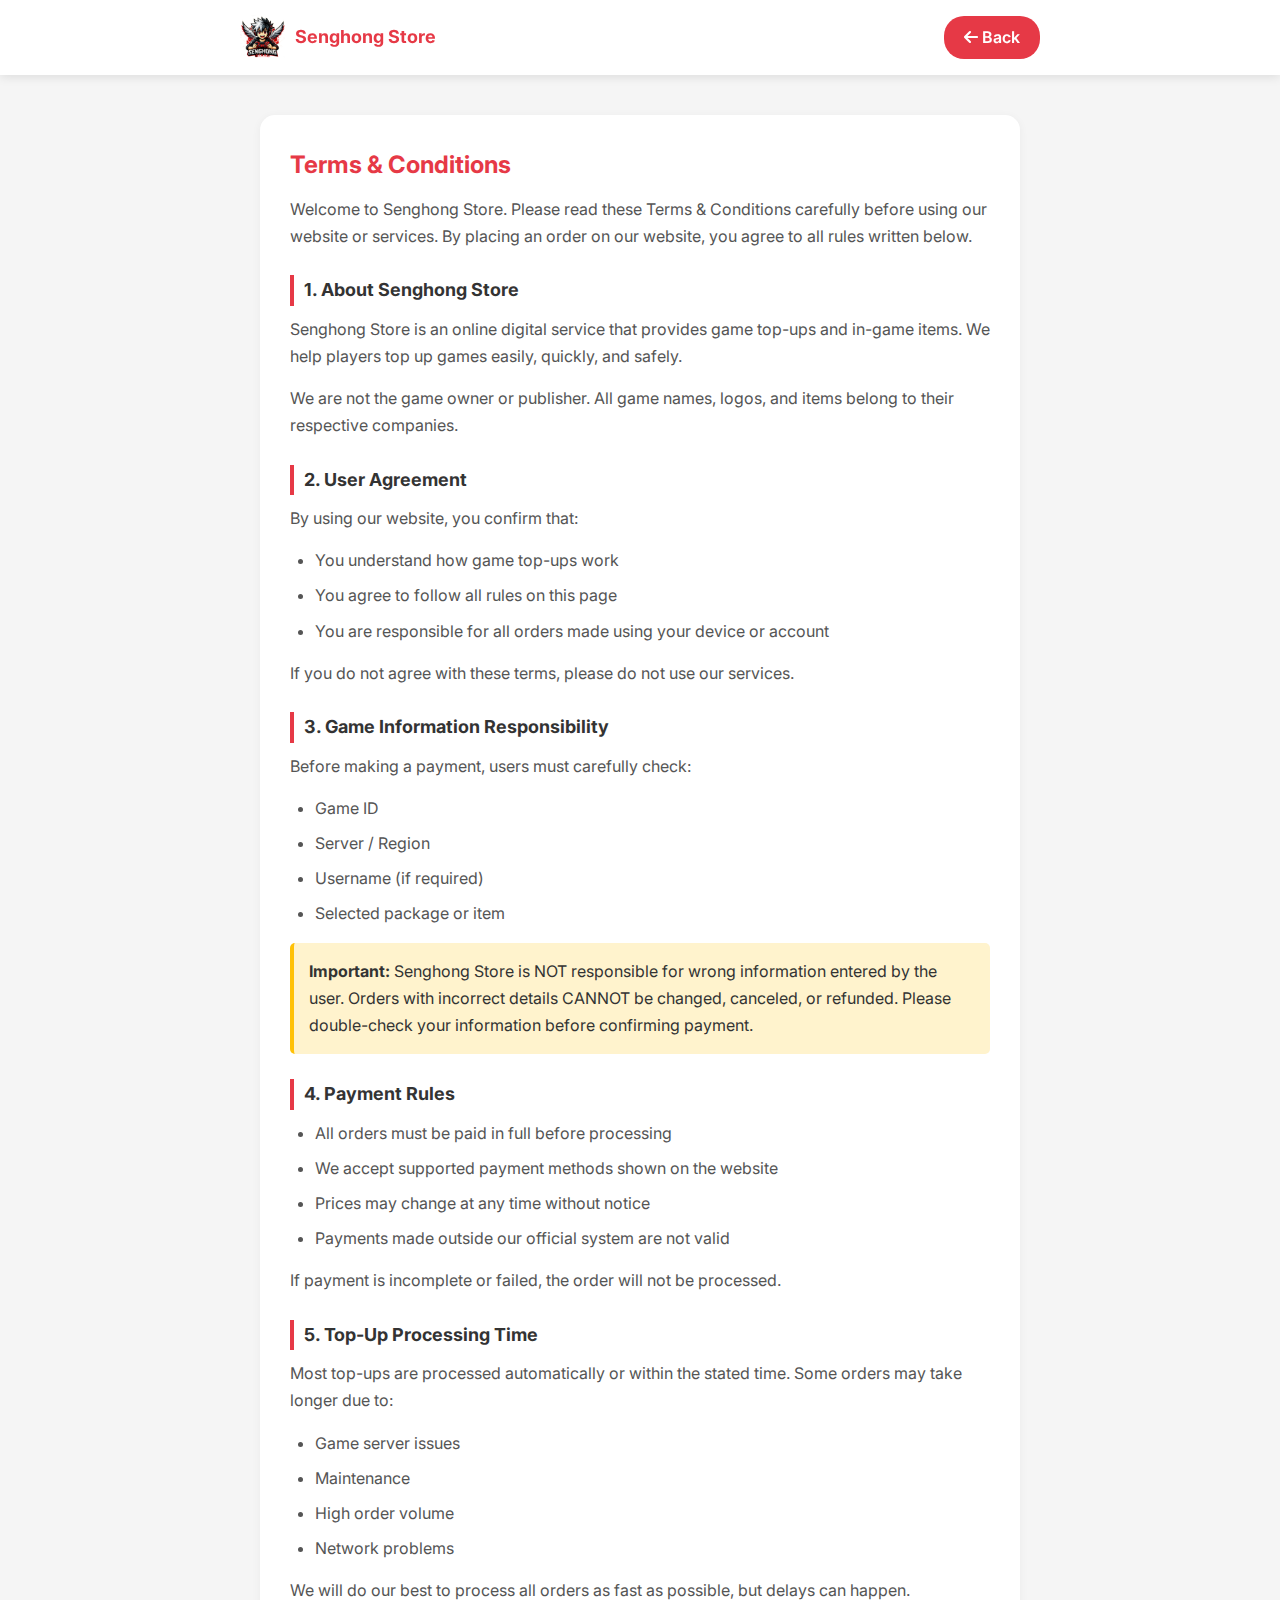
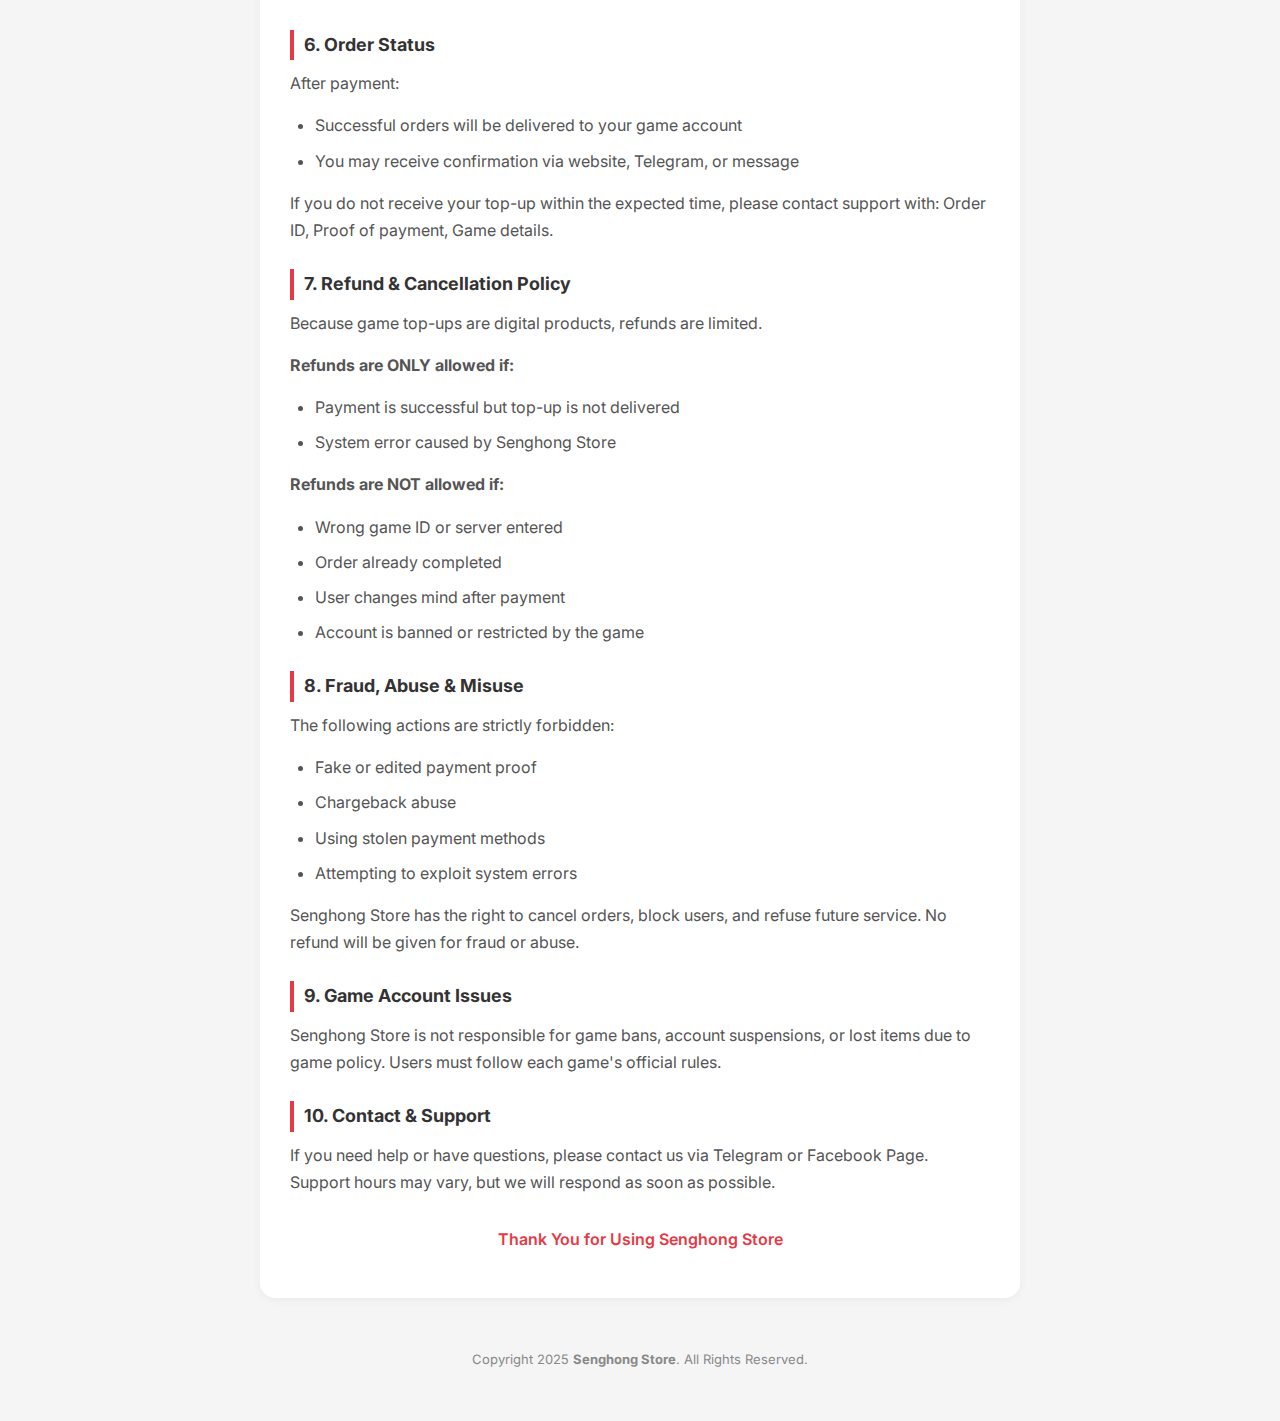
<file: terms.html>
<!DOCTYPE html>
<html lang="en">

<head>
  <title>Senghong Store - Terms & Conditions</title>
  <meta name="viewport" content="width=device-width, initial-scale=1.0" />
  <meta charset="utf-8" />
  <link rel="shortcut icon" href="public/senghong-logo.png" type="image/png" />
  <link rel="stylesheet" href="https://fonts.googleapis.com/css2?family=Noto+Sans+Khmer:wght@400;600;700&display=swap" />
  <link rel="stylesheet" href="https://fonts.googleapis.com/css2?family=Inter:wght@400;500;600;700&display=swap" />
  <link rel="stylesheet" href="https://cdnjs.cloudflare.com/ajax/libs/font-awesome/6.4.0/css/all.min.css" />
  <style>
    * { margin: 0; padding: 0; box-sizing: border-box; }
    body { font-family: 'Inter', 'Noto Sans Khmer', sans-serif; background: #f5f5f5; color: #333; line-height: 1.7; }
    .container { max-width: 800px; margin: 0 auto; padding: 20px; }
    .header { background: #fff; padding: 15px 20px; box-shadow: 0 2px 10px rgba(0,0,0,0.1); position: sticky; top: 0; z-index: 100; }
    .header-content { max-width: 800px; margin: 0 auto; display: flex; align-items: center; gap: 15px; }
    .logo { width: 45px; height: 45px; object-fit: contain; }
    .brand { font-size: 18px; font-weight: 700; color: #e63946; text-decoration: none; }
    .back-btn { margin-left: auto; background: #e63946; color: #fff; border: none; padding: 8px 20px; border-radius: 20px; cursor: pointer; font-weight: 600; text-decoration: none; }
    .content { background: #fff; border-radius: 15px; padding: 30px; margin: 20px 0; box-shadow: 0 2px 10px rgba(0,0,0,0.05); }
    h1 { font-size: 24px; color: #e63946; margin-bottom: 10px; }
    h2 { font-size: 18px; color: #333; margin: 25px 0 10px; border-left: 4px solid #e63946; padding-left: 10px; }
    p { margin-bottom: 15px; color: #555; }
    ul { margin: 10px 0 15px 25px; }
    li { margin-bottom: 8px; color: #555; }
    .warning { background: #fff3cd; border-left: 4px solid #ffc107; padding: 15px; margin: 15px 0; border-radius: 5px; }
    .footer { text-align: center; padding: 30px; color: #888; font-size: 13px; }
  </style>
</head>

<body>
  <header class="header">
    <div class="header-content">
      <a href="index.html" style="display: flex; align-items: center; gap: 10px; text-decoration: none;">
        <img src="public/senghong-logo.png" alt="Logo" class="logo" />
        <span class="brand">Senghong Store</span>
      </a>
      <a href="index.html" class="back-btn"><i class="fas fa-arrow-left"></i> Back</a>
    </div>
  </header>

  <div class="container">
    <div class="content">
      <h1>Terms & Conditions</h1>
      <p>Welcome to Senghong Store. Please read these Terms & Conditions carefully before using our website or services. By placing an order on our website, you agree to all rules written below.</p>

      <h2>1. About Senghong Store</h2>
      <p>Senghong Store is an online digital service that provides game top-ups and in-game items. We help players top up games easily, quickly, and safely.</p>
      <p>We are not the game owner or publisher. All game names, logos, and items belong to their respective companies.</p>

      <h2>2. User Agreement</h2>
      <p>By using our website, you confirm that:</p>
      <ul>
        <li>You understand how game top-ups work</li>
        <li>You agree to follow all rules on this page</li>
        <li>You are responsible for all orders made using your device or account</li>
      </ul>
      <p>If you do not agree with these terms, please do not use our services.</p>

      <h2>3. Game Information Responsibility</h2>
      <p>Before making a payment, users must carefully check:</p>
      <ul>
        <li>Game ID</li>
        <li>Server / Region</li>
        <li>Username (if required)</li>
        <li>Selected package or item</li>
      </ul>
      <div class="warning">
        <strong>Important:</strong> Senghong Store is NOT responsible for wrong information entered by the user. Orders with incorrect details CANNOT be changed, canceled, or refunded. Please double-check your information before confirming payment.
      </div>

      <h2>4. Payment Rules</h2>
      <ul>
        <li>All orders must be paid in full before processing</li>
        <li>We accept supported payment methods shown on the website</li>
        <li>Prices may change at any time without notice</li>
        <li>Payments made outside our official system are not valid</li>
      </ul>
      <p>If payment is incomplete or failed, the order will not be processed.</p>

      <h2>5. Top-Up Processing Time</h2>
      <p>Most top-ups are processed automatically or within the stated time. Some orders may take longer due to:</p>
      <ul>
        <li>Game server issues</li>
        <li>Maintenance</li>
        <li>High order volume</li>
        <li>Network problems</li>
      </ul>
      <p>We will do our best to process all orders as fast as possible, but delays can happen.</p>

      <h2>6. Order Status</h2>
      <p>After payment:</p>
      <ul>
        <li>Successful orders will be delivered to your game account</li>
        <li>You may receive confirmation via website, Telegram, or message</li>
      </ul>
      <p>If you do not receive your top-up within the expected time, please contact support with: Order ID, Proof of payment, Game details.</p>

      <h2>7. Refund & Cancellation Policy</h2>
      <p>Because game top-ups are digital products, refunds are limited.</p>
      <p><strong>Refunds are ONLY allowed if:</strong></p>
      <ul>
        <li>Payment is successful but top-up is not delivered</li>
        <li>System error caused by Senghong Store</li>
      </ul>
      <p><strong>Refunds are NOT allowed if:</strong></p>
      <ul>
        <li>Wrong game ID or server entered</li>
        <li>Order already completed</li>
        <li>User changes mind after payment</li>
        <li>Account is banned or restricted by the game</li>
      </ul>

      <h2>8. Fraud, Abuse & Misuse</h2>
      <p>The following actions are strictly forbidden:</p>
      <ul>
        <li>Fake or edited payment proof</li>
        <li>Chargeback abuse</li>
        <li>Using stolen payment methods</li>
        <li>Attempting to exploit system errors</li>
      </ul>
      <p>Senghong Store has the right to cancel orders, block users, and refuse future service. No refund will be given for fraud or abuse.</p>

      <h2>9. Game Account Issues</h2>
      <p>Senghong Store is not responsible for game bans, account suspensions, or lost items due to game policy. Users must follow each game's official rules.</p>

      <h2>10. Contact & Support</h2>
      <p>If you need help or have questions, please contact us via Telegram or Facebook Page. Support hours may vary, but we will respond as soon as possible.</p>

      <p style="margin-top: 30px; text-align: center; color: #e63946; font-weight: 600;">Thank You for Using Senghong Store</p>
    </div>

    <div class="footer">
      Copyright 2025 <strong>Senghong Store</strong>. All Rights Reserved.
    </div>
  </div>
</body>

</html>
</file>
<file: product.css>
* {
  margin: 0;
  padding: 0;
  box-sizing: border-box;
}

body {
  font-family: 'Noto Sans Khmer', 'Inter', sans-serif;
  background: #f5f5f5;
  min-height: 100vh;
  color: #333;
}

.page-container {
  max-width: 500px;
  margin: 0 auto;
  background: #fff;
  min-height: 100vh;
}

.header {
  display: flex;
  align-items: center;
  justify-content: space-between;
  padding: 12px 15px;
  background: #fff;
  position: sticky;
  top: 0;
  z-index: 100;
  box-shadow: 0 2px 10px rgba(0,0,0,0.1);
}

.header-left {
  display: flex;
  align-items: center;
  gap: 12px;
}

.back-btn {
  width: 40px;
  height: 40px;
  border-radius: 10px;
  background: #f0f0f0;
  color: #333;
  display: flex;
  align-items: center;
  justify-content: center;
  text-decoration: none;
  font-size: 18px;
  transition: background 0.3s;
}

.back-btn:hover {
  background: #e0e0e0;
}

.logo {
  width: 40px;
  height: 40px;
  object-fit: contain;
}

.header-right {
  display: flex;
  align-items: center;
  gap: 10px;
}

.icon-btn {
  width: 40px;
  height: 40px;
  border-radius: 10px;
  border: none;
  background: #f0f0f0;
  color: #333;
  font-size: 18px;
  cursor: pointer;
  display: flex;
  align-items: center;
  justify-content: center;
  transition: background 0.3s;
}

.icon-btn:hover {
  background: #e0e0e0;
}

/* Side Menu */
.side-menu {
  position: fixed;
  top: 0;
  right: -280px;
  width: 280px;
  height: 100%;
  background: #2a2a3a;
  z-index: 1000;
  transition: right 0.3s ease;
  display: flex;
  flex-direction: column;
}

.side-menu.open {
  right: 0;
}

.menu-overlay {
  position: fixed;
  top: 0;
  left: 0;
  width: 100%;
  height: 100%;
  background: rgba(0,0,0,0.5);
  z-index: 999;
  opacity: 0;
  visibility: hidden;
  transition: opacity 0.3s, visibility 0.3s;
}

.menu-overlay.open {
  opacity: 1;
  visibility: visible;
}

.menu-header {
  display: flex;
  align-items: center;
  padding: 20px;
  border-bottom: 1px solid #3a3a4a;
  gap: 12px;
}

.menu-logo {
  width: 45px;
  height: 45px;
  object-fit: contain;
}

.menu-title {
  font-size: 16px;
  font-weight: 700;
  color: #e63946;
  flex: 1;
}

.close-menu {
  background: none;
  border: none;
  color: #fff;
  font-size: 20px;
  cursor: pointer;
}

.menu-nav {
  flex: 1;
  padding: 20px 0;
}

.menu-item {
  display: flex;
  align-items: center;
  gap: 15px;
  padding: 15px 20px;
  color: #fff;
  text-decoration: none;
  font-size: 14px;
  transition: background 0.2s;
}

.menu-item:hover,
.menu-item.active {
  background: #3a3a4a;
}

.menu-item i {
  width: 20px;
  text-align: center;
  font-size: 18px;
}

.menu-footer {
  padding: 20px;
  border-top: 1px solid #3a3a4a;
  text-align: center;
}

.menu-footer p {
  font-size: 12px;
  color: #666;
}

/* Banner */
.product-banner {
  position: relative;
  height: 150px;
  overflow: hidden;
}

.banner-image {
  width: 100%;
  height: 100%;
  object-fit: cover;
}

.banner-overlay {
  position: absolute;
  bottom: 0;
  left: 0;
  right: 0;
  padding: 20px;
  background: linear-gradient(transparent, rgba(0,0,0,0.7));
}

.banner-title {
  color: #fff;
  font-size: 24px;
  font-weight: 700;
  text-shadow: 2px 2px 4px rgba(0,0,0,0.5);
}

/* Main Content */
.main-content {
  padding: 15px;
}

/* Game Info Card */
.game-info-card {
  background: #fff;
  border-radius: 15px;
  padding: 20px;
  box-shadow: 0 2px 15px rgba(0,0,0,0.08);
  margin-bottom: 20px;
  display: flex;
  gap: 15px;
}

.game-icon-wrapper {
  flex-shrink: 0;
}

.game-icon {
  width: 80px;
  height: 80px;
  border-radius: 15px;
  object-fit: cover;
  box-shadow: 0 4px 10px rgba(0,0,0,0.15);
}

.game-details {
  flex: 1;
}

.game-name {
  font-size: 18px;
  font-weight: 700;
  color: #333;
  margin-bottom: 12px;
}

.game-features {
  display: flex;
  flex-direction: column;
  gap: 6px;
}

.feature-item {
  display: flex;
  align-items: center;
  gap: 8px;
  font-size: 12px;
  color: #666;
}

.feature-item i {
  font-size: 14px;
  color: #27ae60;
}

.feature-item i.fa-ban {
  color: #e74c3c;
}

/* Game Description */
.game-description {
  background: #fff;
  border-radius: 15px;
  padding: 20px;
  box-shadow: 0 2px 15px rgba(0,0,0,0.08);
  margin-bottom: 20px;
}

.game-description p {
  font-size: 13px;
  color: #666;
  line-height: 1.6;
  margin-bottom: 10px;
}

.game-description p:last-child {
  margin-bottom: 0;
}

/* Verification Section */
.verification-section {
  background: #fff;
  border-radius: 15px;
  padding: 20px;
  box-shadow: 0 2px 15px rgba(0,0,0,0.08);
  margin-bottom: 20px;
}

.section-header-box {
  display: flex;
  align-items: center;
  gap: 12px;
  margin-bottom: 20px;
}

.step-number {
  width: 28px;
  height: 28px;
  border-radius: 50%;
  background: linear-gradient(135deg, #667eea 0%, #764ba2 100%);
  color: #fff;
  font-size: 14px;
  font-weight: 700;
  display: flex;
  align-items: center;
  justify-content: center;
}

.section-header-box h3 {
  font-size: 16px;
  font-weight: 600;
  color: #333;
  flex: 1;
}

.info-btn {
  background: none;
  border: none;
  color: #888;
  font-size: 18px;
  cursor: pointer;
  transition: color 0.3s;
}

.info-btn:hover {
  color: #667eea;
}

.form-group {
  margin-bottom: 15px;
}

.form-group label {
  display: block;
  font-size: 14px;
  font-weight: 500;
  color: #333;
  margin-bottom: 8px;
}

.required {
  color: #e74c3c;
}

.form-input {
  width: 100%;
  padding: 14px 16px;
  border: 2px solid #e0e0e0;
  border-radius: 10px;
  font-size: 14px;
  font-family: inherit;
  transition: border-color 0.3s;
}

.form-input:focus {
  outline: none;
  border-color: #667eea;
}

.form-input::placeholder {
  color: #aaa;
}

.check-btn {
  width: 100%;
  padding: 14px;
  background: linear-gradient(135deg, #667eea 0%, #764ba2 100%);
  border: none;
  border-radius: 10px;
  color: #fff;
  font-size: 15px;
  font-weight: 600;
  font-family: inherit;
  cursor: pointer;
  display: flex;
  align-items: center;
  justify-content: center;
  gap: 10px;
  transition: transform 0.2s, box-shadow 0.2s;
}

.check-btn:hover {
  transform: translateY(-2px);
  box-shadow: 0 4px 15px rgba(102, 126, 234, 0.4);
}

.check-btn:disabled {
  opacity: 0.7;
  cursor: not-allowed;
  transform: none;
}

/* Verification Result */
.verification-result {
  margin-top: 20px;
  padding: 15px;
  border-radius: 10px;
  background: #f0f9f0;
  border: 1px solid #27ae60;
}

.verification-result.success {
  background: #f0f9f0;
  border-color: #27ae60;
}

.result-content {
  display: flex;
  flex-wrap: wrap;
  align-items: center;
  gap: 15px;
}

.result-icon {
  width: 40px;
  height: 40px;
  border-radius: 50%;
  background: #27ae60;
  color: #fff;
  display: flex;
  align-items: center;
  justify-content: center;
  font-size: 20px;
}

.result-icon.success {
  background: #27ae60;
}

.result-info {
  display: flex;
  flex-direction: column;
}

.result-label {
  font-size: 11px;
  color: #888;
}

.result-value {
  font-size: 14px;
  font-weight: 600;
  color: #333;
}

/* Error Message */
.error-message {
  margin-top: 15px;
  padding: 12px 15px;
  background: #fff5f5;
  border: 1px solid #e74c3c;
  border-radius: 10px;
  display: flex;
  align-items: center;
  gap: 10px;
  color: #e74c3c;
}

.error-message i {
  font-size: 18px;
}

.error-message span {
  font-size: 13px;
  flex: 1;
}

/* Products Section */
.products-section {
  background: #fff;
  border-radius: 15px;
  padding: 20px;
  box-shadow: 0 2px 15px rgba(0,0,0,0.08);
  margin-bottom: 20px;
}

.section-subtitle {
  font-size: 14px;
  color: #e74c3c;
  margin-bottom: 15px;
}

.products-grid {
  display: grid;
  grid-template-columns: repeat(2, 1fr);
  gap: 12px;
}

.product-card {
  background: #f8f9fa;
  border-radius: 12px;
  overflow: hidden;
  border: 2px solid transparent;
  cursor: pointer;
  transition: border-color 0.3s, transform 0.2s;
}

.product-card:hover {
  border-color: #667eea;
  transform: translateY(-2px);
}

.product-card.placeholder {
  opacity: 0.7;
  cursor: default;
}

.product-card.placeholder:hover {
  border-color: transparent;
  transform: none;
}

.product-card .product-image {
  height: 80px;
  display: flex;
  align-items: center;
  justify-content: center;
  background: transparent;
  padding: 10px;
}

.product-card .product-image img {
  height: 60px;
  object-fit: contain;
}

.product-info {
  padding: 12px;
  text-align: center;
}

.product-name {
  display: block;
  font-size: 13px;
  font-weight: 600;
  color: #333;
  margin-bottom: 4px;
}

.product-price {
  font-size: 14px;
  font-weight: 700;
  color: #e74c3c;
}

.top-badge {
  position: absolute;
  top: 8px;
  right: 8px;
  background: #e74c3c;
  color: #fff;
  font-size: 10px;
  font-weight: 600;
  padding: 3px 8px;
  border-radius: 4px;
}

/* Footer */
.footer {
  background: #2a2a3a;
  padding: 25px 15px;
}

.footer-top {
  text-align: center;
}

.contact-section {
  display: flex;
  align-items: center;
  justify-content: center;
  gap: 15px;
  margin-bottom: 20px;
}

.contact-label {
  font-size: 14px;
  color: #fff;
  font-weight: 600;
}

.contact-buttons {
  display: flex;
  gap: 10px;
}

.contact-btn {
  width: 40px;
  height: 40px;
  border-radius: 10px;
  display: flex;
  align-items: center;
  justify-content: center;
  color: #fff;
  font-size: 20px;
  text-decoration: none;
  transition: transform 0.2s;
}

.contact-btn:hover {
  transform: scale(1.1);
}

.contact-btn.telegram {
  background: #0088cc;
}

.contact-btn.facebook {
  background: #1877f2;
}

.footer-links {
  margin-bottom: 15px;
}

.footer-links a {
  color: #aaa;
  text-decoration: none;
  font-size: 13px;
}

.footer-links a:hover {
  color: #e63946;
}

.footer-links .divider {
  margin: 0 12px;
  color: #555;
}

.copyright {
  font-size: 12px;
  color: #888;
  margin-bottom: 15px;
}

.copyright strong {
  color: #e63946;
}

.payment-methods {
  display: flex;
  align-items: center;
  justify-content: center;
  gap: 10px;
}

.payment-methods span:first-child {
  font-size: 12px;
  color: #888;
}

.payment-badge {
  padding: 5px 12px;
  border-radius: 5px;
  font-size: 11px;
  font-weight: 600;
  color: #fff;
}

.payment-badge.khqr {
  background: #e63946;
}

.payment-badge.aba {
  background: #0066b3;
}

@media (min-width: 500px) {
  .page-container {
    border-left: 1px solid #e0e0e0;
    border-right: 1px solid #e0e0e0;
  }
}

@media (max-width: 400px) {
  .products-grid {
    grid-template-columns: 1fr;
  }
  
  .game-info-card {
    flex-direction: column;
    align-items: center;
    text-align: center;
  }
  
  .game-features {
    align-items: center;
  }
}

.warning-text {
  color: #e74c3c;
  background: #fff5f5;
  padding: 10px;
  border-radius: 8px;
  border-left: 3px solid #e74c3c;
  font-size: 12px;
  margin-top: 10px;
}

.warning-text i {
  margin-right: 8px;
}

.form-group {
  position: relative;
}

.toggle-password {
  position: absolute;
  right: 15px;
  top: 38px;
  background: none;
  border: none;
  color: #888;
  cursor: pointer;
  padding: 5px;
}

.toggle-password:hover {
  color: #667eea;
}

.security-notice {
  display: flex;
  align-items: center;
  gap: 10px;
  padding: 12px 15px;
  background: #f0f9f0;
  border: 1px solid #27ae60;
  border-radius: 10px;
  margin-top: 15px;
  color: #27ae60;
  font-size: 12px;
}

.security-notice i {
  font-size: 18px;
}

.category-title {
  font-size: 16px;
  font-weight: 600;
  color: #333;
  margin: 20px 0 12px 0;
  padding-left: 5px;
}

.category-title:first-of-type {
  margin-top: 0;
}

.product-card.selected {
  border-color: #667eea;
  background: #f0f4ff;
}

/* Payment Modal */
.payment-modal {
  display: none;
  position: fixed;
  top: 0;
  left: 0;
  width: 100%;
  height: 100%;
  background: rgba(0,0,0,0.8);
  z-index: 2000;
  align-items: center;
  justify-content: center;
}

.payment-modal.show {
  display: flex;
}

.payment-modal-content {
  background: #fff;
  border-radius: 20px;
  width: 90%;
  max-width: 400px;
  max-height: 90vh;
  overflow-y: auto;
  animation: modalSlideIn 0.3s ease;
}

@keyframes modalSlideIn {
  from {
    opacity: 0;
    transform: translateY(-30px);
  }
  to {
    opacity: 1;
    transform: translateY(0);
  }
}

.modal-header {
  display: flex;
  align-items: center;
  justify-content: space-between;
  padding: 20px;
  border-bottom: 1px solid #eee;
}

.modal-header h3 {
  font-size: 18px;
  font-weight: 600;
  color: #333;
}

.close-modal {
  width: 36px;
  height: 36px;
  border-radius: 50%;
  border: none;
  background: #f0f0f0;
  color: #666;
  font-size: 18px;
  cursor: pointer;
  display: flex;
  align-items: center;
  justify-content: center;
  transition: background 0.3s;
}

.close-modal:hover {
  background: #e0e0e0;
}

.modal-body {
  padding: 20px;
}

.order-summary {
  background: #f8f9fa;
  border-radius: 12px;
  padding: 15px;
  margin-bottom: 20px;
}

.order-row {
  display: flex;
  justify-content: space-between;
  margin-bottom: 10px;
  font-size: 14px;
}

.order-row:last-child {
  margin-bottom: 0;
  padding-top: 10px;
  border-top: 1px solid #ddd;
  font-weight: 600;
}

.order-label {
  color: #666;
}

.order-value {
  color: #333;
  font-weight: 500;
}

.order-value.total {
  color: #e74c3c;
  font-size: 18px;
}

.payment-methods-section {
  margin-bottom: 20px;
}

.payment-methods-section h4 {
  font-size: 14px;
  font-weight: 600;
  color: #333;
  margin-bottom: 12px;
}

.payment-options {
  display: flex;
  gap: 10px;
}

.payment-option {
  flex: 1;
  padding: 15px;
  border: 2px solid #e0e0e0;
  border-radius: 12px;
  background: #fff;
  cursor: pointer;
  text-align: center;
  transition: border-color 0.3s, background 0.3s;
}

.payment-option:hover,
.payment-option.selected {
  border-color: #667eea;
  background: #f0f4ff;
}

.payment-option img {
  height: 30px;
  margin-bottom: 8px;
}

.payment-option span {
  display: block;
  font-size: 12px;
  font-weight: 600;
  color: #333;
}

.pay-now-btn {
  width: 100%;
  padding: 16px;
  background: linear-gradient(135deg, #667eea 0%, #764ba2 100%);
  border: none;
  border-radius: 12px;
  color: #fff;
  font-size: 16px;
  font-weight: 600;
  font-family: inherit;
  cursor: pointer;
  display: flex;
  align-items: center;
  justify-content: center;
  gap: 10px;
  transition: transform 0.2s, box-shadow 0.2s;
}

.pay-now-btn:hover {
  transform: translateY(-2px);
  box-shadow: 0 6px 20px rgba(102, 126, 234, 0.4);
}

.pay-now-btn:disabled {
  opacity: 0.7;
  cursor: not-allowed;
  transform: none;
}

/* QR Modal */
.qr-section {
  text-align: center;
}

.qr-image {
  width: 200px;
  height: 200px;
  margin: 0 auto 15px;
  border-radius: 10px;
  border: 2px solid #e0e0e0;
}

.timer-section {
  display: flex;
  align-items: center;
  justify-content: center;
  gap: 8px;
  margin-bottom: 15px;
  color: #e74c3c;
  font-weight: 600;
}

.timer-section i {
  font-size: 18px;
}

.checking-status {
  display: flex;
  align-items: center;
  justify-content: center;
  gap: 10px;
  padding: 12px;
  background: #f0f9f0;
  border-radius: 10px;
  color: #27ae60;
  font-size: 14px;
}

.payment-success {
  text-align: center;
  padding: 30px 20px;
}

.success-icon {
  width: 80px;
  height: 80px;
  border-radius: 50%;
  background: #27ae60;
  color: #fff;
  display: flex;
  align-items: center;
  justify-content: center;
  font-size: 40px;
  margin: 0 auto 20px;
}

.payment-success h3 {
  font-size: 20px;
  color: #27ae60;
  margin-bottom: 10px;
}

.payment-success p {
  color: #666;
  font-size: 14px;
}
/* Success Page Styles */
.success-page {
  text-align: center;
  padding: 20px;
  position: relative;
  overflow: hidden;
}

.confetti-container {
  position: absolute;
  top: 0;
  left: 0;
  width: 100%;
  height: 100%;
  pointer-events: none;
  overflow: hidden;
}

.confetti {
  position: absolute;
  width: 10px;
  height: 10px;
  top: -10px;
  animation: confetti-fall 3s ease-in-out infinite;
}

.confetti:nth-child(1) { left: 10%; background: #ff6b6b; animation-delay: 0s; border-radius: 50%; }
.confetti:nth-child(2) { left: 20%; background: #4ecdc4; animation-delay: 0.2s; }
.confetti:nth-child(3) { left: 30%; background: #ffe66d; animation-delay: 0.4s; border-radius: 50%; }
.confetti:nth-child(4) { left: 40%; background: #a855f7; animation-delay: 0.6s; }
.confetti:nth-child(5) { left: 50%; background: #22c55e; animation-delay: 0.8s; border-radius: 50%; }
.confetti:nth-child(6) { left: 60%; background: #3b82f6; animation-delay: 1s; }
.confetti:nth-child(7) { left: 70%; background: #f97316; animation-delay: 1.2s; border-radius: 50%; }
.confetti:nth-child(8) { left: 80%; background: #ec4899; animation-delay: 1.4s; }
.confetti:nth-child(9) { left: 90%; background: #14b8a6; animation-delay: 1.6s; border-radius: 50%; }
.confetti:nth-child(10) { left: 15%; background: #eab308; animation-delay: 1.8s; }
.confetti:nth-child(11) { left: 45%; background: #8b5cf6; animation-delay: 2s; border-radius: 50%; }
.confetti:nth-child(12) { left: 75%; background: #06b6d4; animation-delay: 2.2s; }

@keyframes confetti-fall {
  0% { transform: translateY(0) rotate(0deg); opacity: 1; }
  100% { transform: translateY(400px) rotate(720deg); opacity: 0; }
}

.success-sticker {
  margin-bottom: 20px;
}

.sticker-bounce {
  position: relative;
  display: inline-block;
  animation: bounce-in 0.6s cubic-bezier(0.68, -0.55, 0.265, 1.55);
}

@keyframes bounce-in {
  0% { transform: scale(0); }
  50% { transform: scale(1.2); }
  100% { transform: scale(1); }
}

.check-circle {
  width: 80px;
  height: 80px;
  background: linear-gradient(135deg, #22c55e 0%, #16a34a 100%);
  border-radius: 50%;
  display: flex;
  align-items: center;
  justify-content: center;
  margin: 0 auto;
  box-shadow: 0 10px 30px rgba(34, 197, 94, 0.4);
}

.check-circle i {
  font-size: 40px;
  color: white;
  animation: check-pop 0.4s ease-out 0.3s both;
}

@keyframes check-pop {
  0% { transform: scale(0); }
  50% { transform: scale(1.3); }
  100% { transform: scale(1); }
}

.sparkles {
  position: absolute;
  top: 50%;
  left: 50%;
  transform: translate(-50%, -50%);
  width: 120px;
  height: 120px;
}

.sparkle {
  position: absolute;
  color: #fbbf24;
  font-size: 12px;
  animation: sparkle 1.5s ease-in-out infinite;
}

.sparkle.s1 { top: 0; left: 50%; animation-delay: 0s; }
.sparkle.s2 { top: 50%; right: 0; animation-delay: 0.3s; }
.sparkle.s3 { bottom: 0; left: 50%; animation-delay: 0.6s; }
.sparkle.s4 { top: 50%; left: 0; animation-delay: 0.9s; }

@keyframes sparkle {
  0%, 100% { opacity: 0; transform: scale(0); }
  50% { opacity: 1; transform: scale(1.2); }
}

.success-title {
  font-size: 22px;
  color: #22c55e;
  margin-bottom: 8px;
  font-weight: 700;
}

.success-subtitle {
  font-size: 14px;
  color: #666;
  margin-bottom: 20px;
}

.order-details-card {
  background: linear-gradient(135deg, #f8fafc 0%, #f1f5f9 100%);
  border-radius: 16px;
  padding: 16px;
  margin-bottom: 16px;
  border: 1px solid #e2e8f0;
}

.order-detail-row {
  display: flex;
  justify-content: space-between;
  align-items: center;
  padding: 10px 0;
  border-bottom: 1px solid #e2e8f0;
}

.order-detail-row:last-child {
  border-bottom: none;
}

.detail-label {
  font-size: 13px;
  color: #64748b;
  display: flex;
  align-items: center;
  gap: 8px;
}

.detail-label i {
  color: #94a3b8;
  width: 16px;
}

.detail-value {
  font-size: 13px;
  font-weight: 600;
  color: #1e293b;
  text-align: right;
  max-width: 60%;
  word-break: break-all;
}

.detail-value.highlight {
  color: #22c55e;
  font-size: 16px;
}

.status-row .status-paid {
  background: linear-gradient(135deg, #22c55e 0%, #16a34a 100%);
  color: white;
  padding: 4px 12px;
  border-radius: 20px;
  font-size: 12px;
  display: flex;
  align-items: center;
  gap: 4px;
}

.delivery-note {
  font-size: 12px;
  color: #64748b;
  background: #fffbeb;
  padding: 12px;
  border-radius: 10px;
  border: 1px solid #fef3c7;
  display: flex;
  align-items: center;
  gap: 8px;
}

.delivery-note i {
  color: #f59e0b;
}
</file>
